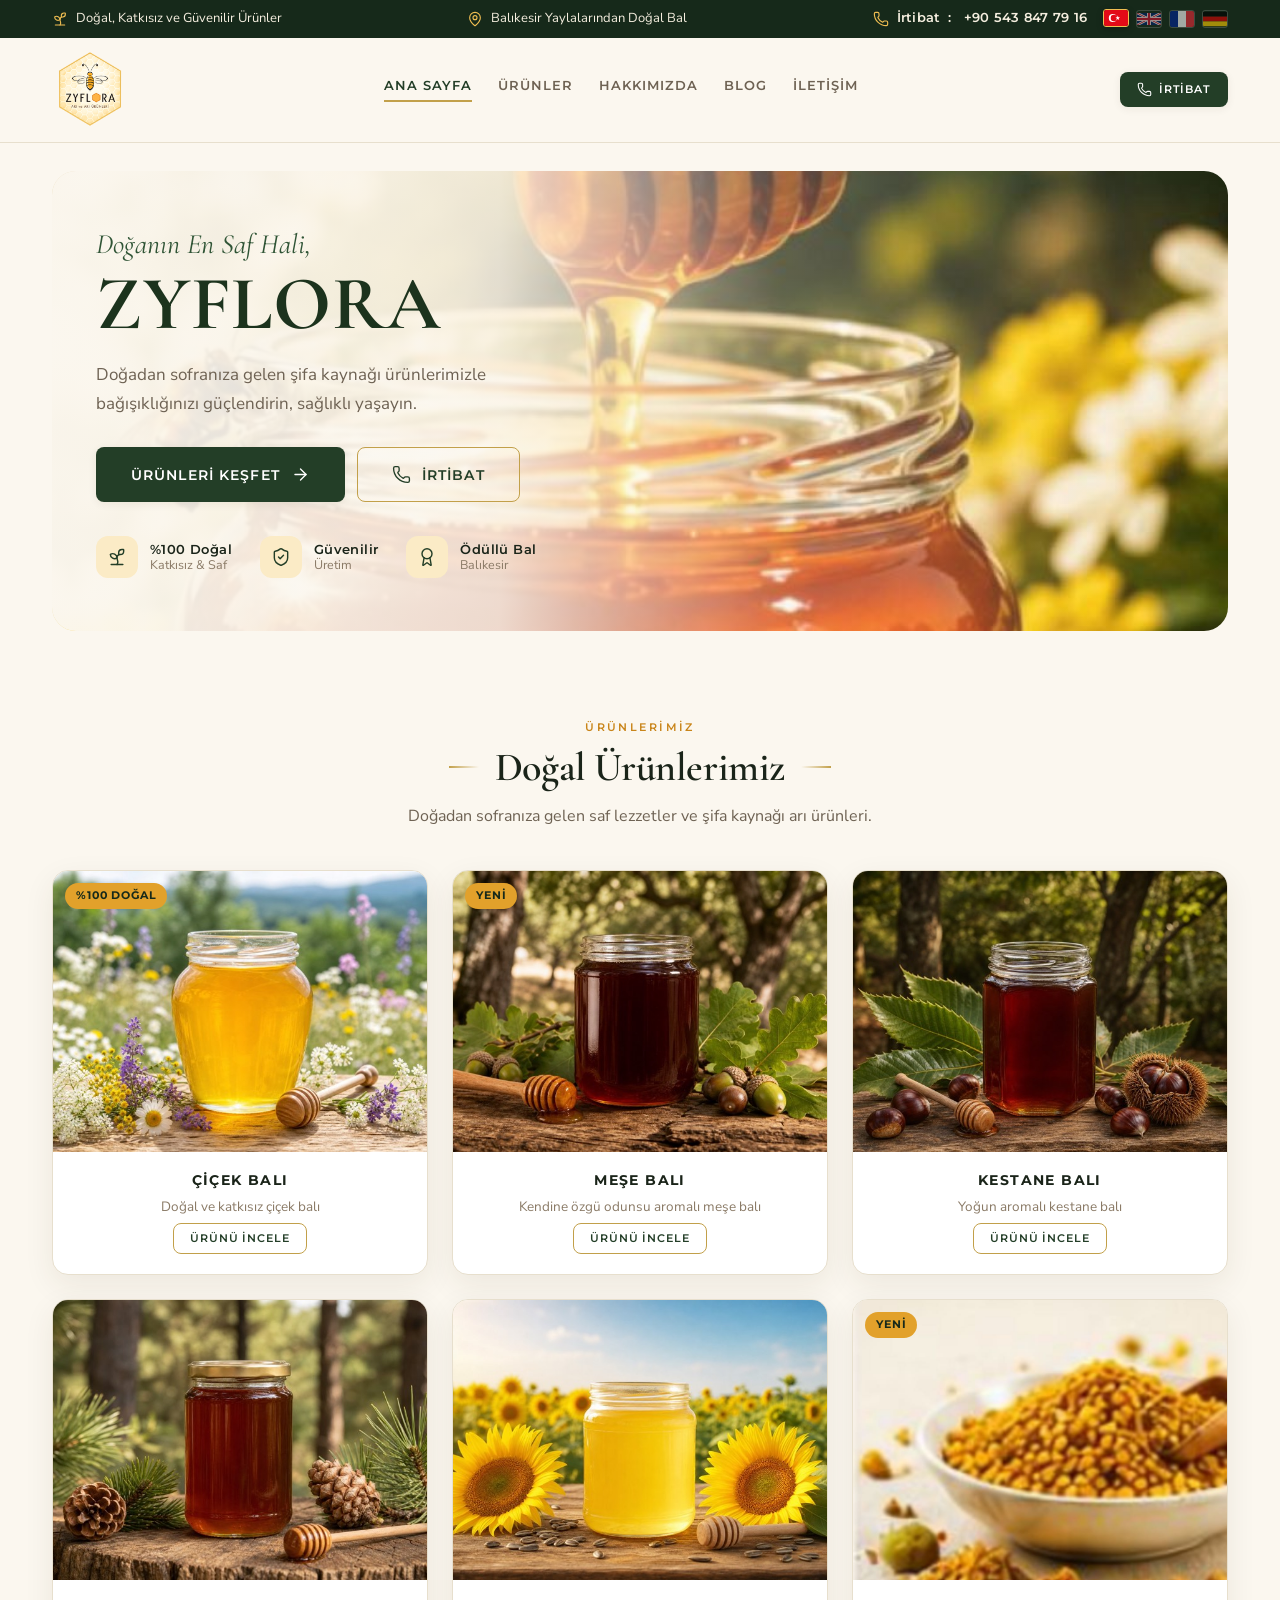
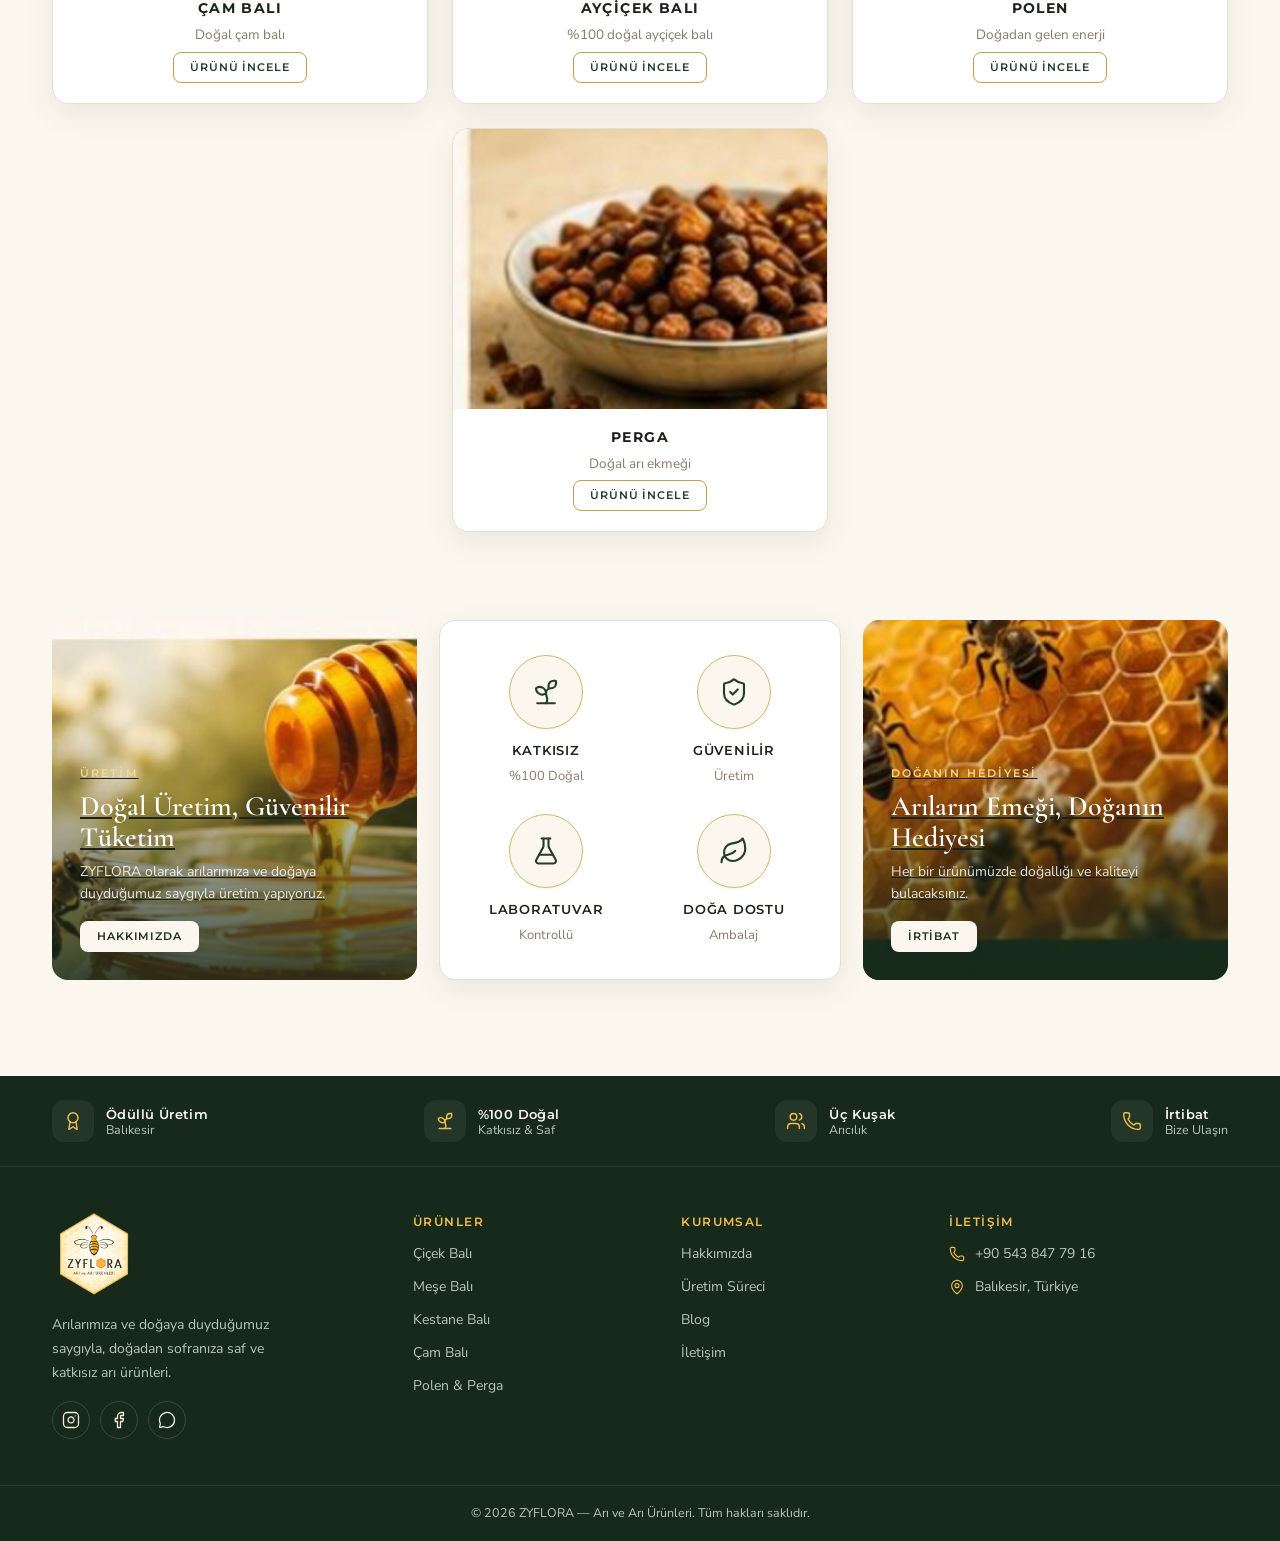
<file: index.html>
<!DOCTYPE html>
<html lang="tr">
<head>
  <meta charset="UTF-8" />
  <meta name="viewport" content="width=device-width, initial-scale=1.0" />
  <title>ZYFLORA — Arı ve Arı Ürünleri</title>
  <meta name="description" content="ZYFLORA — Balıkesir yaylalarından doğal, katkısız ve ödüllü bal ve arı ürünleri. Üç kuşak arıcılık geleneği." />
  <meta name="theme-color" content="#16291A" />
  <link rel="canonical" href="index.html" />
  <link rel="icon" type="image/png" sizes="64x64" href="assets/logo/favicon.png" />
  <link rel="apple-touch-icon" href="assets/logo/apple-touch-icon.png" />

  <!-- Open Graph / sosyal paylaşım önizlemesi (WhatsApp, Facebook, X, vb.) -->
  <meta property="og:type" content="website" />
  <meta property="og:site_name" content="ZYFLORA" />
  <meta property="og:locale" content="tr_TR" />
  <meta property="og:title" content="ZYFLORA — Arı ve Arı Ürünleri" />
  <meta property="og:description" content="Balıkesir yaylalarından doğal, katkısız ve ödüllü bal ve arı ürünleri." />
  <meta property="og:image" content="assets/img/og-image.jpg" />
  <meta property="og:image:width" content="1200" />
  <meta property="og:image:height" content="630" />
  <meta name="twitter:card" content="summary_large_image" />
  <meta name="twitter:title" content="ZYFLORA — Arı ve Arı Ürünleri" />
  <meta name="twitter:description" content="Balıkesir yaylalarından doğal, katkısız ve ödüllü bal ve arı ürünleri." />
  <meta name="twitter:image" content="assets/img/og-image.jpg" />
  <link rel="preconnect" href="https://fonts.googleapis.com" />
  <link rel="preconnect" href="https://fonts.gstatic.com" crossorigin />
  <link href="https://fonts.googleapis.com/css2?family=Cormorant+Garamond:ital,wght@0,400;0,500;0,600;0,700;1,400;1,600&family=Montserrat:wght@500;600;700&family=Nunito+Sans:wght@400;600;700&display=swap" rel="stylesheet" />
  <link rel="stylesheet" href="assets/css/styles.css?v=20260725-4" />
</head>
<body>

  <!-- ===== Inline icon sprite (Lucide, ISC) ===== -->
  <svg aria-hidden="true" focusable="false" style="position:absolute;width:0;height:0;overflow:hidden" xmlns="http://www.w3.org/2000/svg">
    <symbol id="i-arrow-right" viewBox="0 0 24 24"><path d="M5 12h14"/><path d="m12 5 7 7-7 7"/></symbol>
    <symbol id="i-arrow-left" viewBox="0 0 24 24"><path d="m12 19-7-7 7-7"/><path d="M19 12H5"/></symbol>
    <symbol id="i-phone" viewBox="0 0 24 24"><path d="M13.832 16.568a1 1 0 0 0 1.213-.303l.355-.465A2 2 0 0 1 17 15h3a2 2 0 0 1 2 2v3a2 2 0 0 1-2 2A18 18 0 0 1 2 4a2 2 0 0 1 2-2h3a2 2 0 0 1 2 2v3a2 2 0 0 1-.8 1.6l-.468.351a1 1 0 0 0-.292 1.233 14 14 0 0 0 6.392 6.384"/></symbol>
    <symbol id="i-sprout" viewBox="0 0 24 24"><path d="M14 9.536V7a4 4 0 0 1 4-4h1.5a.5.5 0 0 1 .5.5V5a4 4 0 0 1-4 4 4 4 0 0 0-4 4c0 2 1 3 1 5a5 5 0 0 1-1 3"/><path d="M4 9a5 5 0 0 1 8 4 5 5 0 0 1-8-4"/><path d="M5 21h14"/></symbol>
    <symbol id="i-shield-check" viewBox="0 0 24 24"><path d="M20 13c0 5-3.5 7.5-7.66 8.95a1 1 0 0 1-.67-.01C7.5 20.5 4 18 4 13V6a1 1 0 0 1 1-1c2 0 4.5-1.2 6.24-2.72a1.17 1.17 0 0 1 1.52 0C14.51 3.81 17 5 19 5a1 1 0 0 1 1 1z"/><path d="m9 12 2 2 4-4"/></symbol>
    <symbol id="i-award" viewBox="0 0 24 24"><path d="m15.477 12.89 1.515 8.526a.5.5 0 0 1-.81.47l-3.58-2.687a1 1 0 0 0-1.197 0l-3.586 2.686a.5.5 0 0 1-.81-.469l1.514-8.526"/><circle cx="12" cy="8" r="6"/></symbol>
    <symbol id="i-flask-conical" viewBox="0 0 24 24"><path d="M14 2v6a2 2 0 0 0 .245.96l5.51 10.08A2 2 0 0 1 18 22H6a2 2 0 0 1-1.755-2.96l5.51-10.08A2 2 0 0 0 10 8V2"/><path d="M6.453 15h11.094"/><path d="M8.5 2h7"/></symbol>
    <symbol id="i-leaf" viewBox="0 0 24 24"><path d="M11 20A7 7 0 0 1 9.8 6.1C15.5 5 17 4.48 19 2c1 2 2 4.18 2 8 0 5.5-4.78 10-10 10Z"/><path d="M2 21c0-3 1.85-5.36 5.08-6C9.5 14.52 12 13 13 12"/></symbol>
    <symbol id="i-map-pin" viewBox="0 0 24 24"><path d="M20 10c0 4.993-5.539 10.193-7.399 11.799a1 1 0 0 1-1.202 0C9.539 20.193 4 14.993 4 10a8 8 0 0 1 16 0"/><circle cx="12" cy="10" r="3"/></symbol>
    <symbol id="i-chevron-down" viewBox="0 0 24 24"><path d="m6 9 6 6 6-6"/></symbol>
    <symbol id="i-x" viewBox="0 0 24 24"><path d="M18 6 6 18"/><path d="m6 6 12 12"/></symbol>
    <symbol id="i-message-circle" viewBox="0 0 24 24"><path d="M2.992 16.342a2 2 0 0 1 .094 1.167l-1.065 3.29a1 1 0 0 0 1.236 1.168l3.413-.998a2 2 0 0 1 1.099.092 10 10 0 1 0-4.777-4.719"/></symbol>
    <symbol id="i-instagram" viewBox="0 0 24 24"><rect width="20" height="20" x="2" y="2" rx="5" ry="5"/><path d="M16 11.37A4 4 0 1 1 12.63 8 4 4 0 0 1 16 11.37z"/><line x1="17.5" x2="17.51" y1="6.5" y2="6.5"/></symbol>
    <symbol id="i-facebook" viewBox="0 0 24 24"><path d="M18 2h-3a5 5 0 0 0-5 5v3H7v4h3v8h4v-8h3l1-4h-4V7a1 1 0 0 1 1-1h3z"/></symbol>
    <symbol id="i-users" viewBox="0 0 24 24"><path d="M16 21v-2a4 4 0 0 0-4-4H6a4 4 0 0 0-4 4v2"/><path d="M16 3.128a4 4 0 0 1 0 7.744"/><path d="M22 21v-2a4 4 0 0 0-3-3.87"/><circle cx="9" cy="7" r="4"/></symbol>
    <symbol id="i-calendar" viewBox="0 0 24 24"><path d="M8 2v4"/><path d="M16 2v4"/><rect width="18" height="18" x="3" y="4" rx="2"/><path d="M3 10h18"/></symbol>
  </svg>

  <!-- ===== Top utility bar ===== -->
  <div class="zy-topbar">
    <div class="zy-top">
      <div class="zy-top-item zy-top-hide">
        <svg class="icon"><use href="#i-sprout"/></svg>
        <span data-i18n="top_promo1">Doğal, Katkısız ve Güvenilir Ürünler</span>
      </div>
      <div class="zy-top-item zy-top-hide">
        <svg class="icon"><use href="#i-map-pin"/></svg>
        <span data-i18n="top_promo2">Balıkesir Yaylalarından Doğal Bal</span>
      </div>
      <div class="zy-top-right">
        <a class="zy-top-tel" data-tel href="tel:+905438477916">
          <svg class="icon"><use href="#i-phone"/></svg>
          <span data-i18n="top_whatsapp">İrtibat</span>:&nbsp;<span data-phone-display>+90 543 847 79 16</span>
        </a>
        <div class="zy-lang"></div>
      </div>
    </div>
  </div>

  <!-- ===== Header ===== -->
  <header class="zy-header">
    <div class="zy-header-inner">
      <a class="zy-logo-link" href="index.html" aria-label="ZYFLORA">
        <img src="assets/logo/zyflora-badge-256.png" width="256" height="256" decoding="async" alt="ZYFLORA — Arı ve Arı Ürünleri" />
      </a>
      <nav class="zy-nav" aria-label="Ana menü">
        <a href="index.html" class="is-active" data-i18n="nav_home">Ana Sayfa</a>
        <a href="index.html#urunler" data-i18n="nav_products">Ürünler</a>
        <a href="hakkimizda.html" data-i18n="nav_about">Hakkımızda</a>
        <a href="blog.html" data-i18n="nav_blog">Blog</a>
        <a href="index.html#iletisim" data-i18n="nav_contact">İletişim</a>
      </nav>
      <div class="zy-header-actions">
        <a class="btn btn--primary btn--sm" href="index.html#iletisim">
          <svg class="icon"><use href="#i-phone"/></svg>
          <span data-i18n="btn_order">İrtibat</span>
        </a>
        <button class="zy-burger" type="button" aria-label="Menü" aria-expanded="false">
          <svg class="icon"><use href="#i-chevron-down"/></svg>
        </button>
      </div>
    </div>
  </header>

  <main>
    <!-- ===== Hero ===== -->
    <section class="zy-hero">
      <div class="zy-hero-frame">
        <img src="assets/img/hero-honey.jpg" width="1000" height="544" fetchpriority="high" decoding="async" alt="Kavanozdan süzülen altın renkli doğal bal" />
        <div class="zy-hero-overlay"></div>
        <div class="zy-hero-content">
          <p class="zy-hero-eyebrow" data-i18n="hero_eyebrow">Doğanın En Saf Hali,</p>
          <h1 class="zy-hero-title">ZYFLORA</h1>
          <p class="zy-hero-body" data-i18n="hero_body">Doğadan sofranıza gelen şifa kaynağı ürünlerimizle bağışıklığınızı güçlendirin, sağlıklı yaşayın.</p>
          <div class="zy-hero-cta">
            <a class="btn btn--primary btn--lg" href="#urunler">
              <span data-i18n="hero_cta1">Ürünleri Keşfet</span>
              <svg class="icon"><use href="#i-arrow-right"/></svg>
            </a>
            <a class="btn btn--outline btn--lg" href="#iletisim">
              <svg class="icon"><use href="#i-phone"/></svg>
              <span data-i18n="hero_cta2">İrtibat</span>
            </a>
          </div>
          <div class="zy-hero-trust">
            <div class="zy-trust">
              <span class="zy-trust-ic"><svg class="icon"><use href="#i-sprout"/></svg></span>
              <span class="zy-trust-txt">
                <span class="zy-trust-t" data-i18n="tc_natural_t">%100 Doğal</span>
                <span class="zy-trust-s" data-i18n="tc_natural_s">Katkısız &amp; Saf</span>
              </span>
            </div>
            <div class="zy-trust">
              <span class="zy-trust-ic"><svg class="icon"><use href="#i-shield-check"/></svg></span>
              <span class="zy-trust-txt">
                <span class="zy-trust-t" data-i18n="tc_reliable_t">Güvenilir</span>
                <span class="zy-trust-s" data-i18n="tc_reliable_s">Üretim</span>
              </span>
            </div>
            <div class="zy-trust">
              <span class="zy-trust-ic"><svg class="icon"><use href="#i-award"/></svg></span>
              <span class="zy-trust-txt">
                <span class="zy-trust-t" data-i18n="tc_shipping_t">Ödüllü Bal</span>
                <span class="zy-trust-s" data-i18n="tc_shipping_s">Balıkesir</span>
              </span>
            </div>
          </div>
        </div>
      </div>
    </section>

    <!-- ===== Products ===== -->
    <section id="urunler" class="zy-section" style="scroll-margin-top:80px">
      <div class="zy-heading">
        <span class="eyebrow" data-i18n="sec_products_eyebrow">Ürünlerimiz</span>
        <div class="zy-heading-row">
          <span class="zy-sprig zy-sprig--flip" aria-hidden="true"></span>
          <h2 data-i18n="sec_products_title">Doğal Ürünlerimiz</h2>
          <span class="zy-sprig" aria-hidden="true"></span>
        </div>
        <p class="sub" data-i18n="sec_products_sub">Doğadan sofranıza gelen saf lezzetler ve şifa kaynağı arı ürünleri.</p>
      </div>
      <div class="zy-grid-3">
        <!-- cicek -->
        <article class="zy-product">
          <div class="zy-product-media">
            <img src="assets/img/urun-cicek-v2.jpg" srcset="assets/img/urun-cicek-v2-600.jpg 600w, assets/img/urun-cicek-v2.jpg 1000w" sizes="(max-width: 760px) calc(100vw - 40px), 384px" width="1000" height="750" loading="lazy" decoding="async" data-i18n-alt="p_cicek" alt="Çiçek Balı" />
            <span class="zy-badge" data-i18n="badge_natural">%100 Doğal</span>
          </div>
          <div class="zy-product-body">
            <h3 data-i18n="p_cicek">Çiçek Balı</h3>
            <p data-i18n="p_cicek_s">Doğal ve katkısız çiçek balı</p>
            <button class="btn btn--outline btn--sm" type="button" data-contact="cicek" data-i18n="btn_view">Ürünü İncele</button>
          </div>
        </article>
        <!-- mese -->
        <article class="zy-product">
          <div class="zy-product-media">
            <img src="assets/img/urun-mese-v2.jpg" srcset="assets/img/urun-mese-v2-600.jpg 600w, assets/img/urun-mese-v2.jpg 1000w" sizes="(max-width: 760px) calc(100vw - 40px), 384px" width="1000" height="750" loading="lazy" decoding="async" data-i18n-alt="p_mese" alt="Meşe Balı" />
            <span class="zy-badge" data-i18n="badge_new">Yeni</span>
          </div>
          <div class="zy-product-body">
            <h3 data-i18n="p_mese">Meşe Balı</h3>
            <p data-i18n="p_mese_s">Kendine özgü odunsu aromalı meşe balı</p>
            <button class="btn btn--outline btn--sm" type="button" data-contact="mese" data-i18n="btn_view">Ürünü İncele</button>
          </div>
        </article>
        <!-- kestane -->
        <article class="zy-product">
          <div class="zy-product-media">
            <img src="assets/img/urun-kestane-v2.jpg" srcset="assets/img/urun-kestane-v2-600.jpg 600w, assets/img/urun-kestane-v2.jpg 1000w" sizes="(max-width: 760px) calc(100vw - 40px), 384px" width="1000" height="750" loading="lazy" decoding="async" data-i18n-alt="p_kestane" alt="Kestane Balı" />
          </div>
          <div class="zy-product-body">
            <h3 data-i18n="p_kestane">Kestane Balı</h3>
            <p data-i18n="p_kestane_s">Yoğun aromalı kestane balı</p>
            <button class="btn btn--outline btn--sm" type="button" data-contact="kestane" data-i18n="btn_view">Ürünü İncele</button>
          </div>
        </article>
        <!-- cam -->
        <article class="zy-product">
          <div class="zy-product-media">
            <img src="assets/img/urun-cam-v2.jpg" srcset="assets/img/urun-cam-v2-600.jpg 600w, assets/img/urun-cam-v2.jpg 1000w" sizes="(max-width: 760px) calc(100vw - 40px), 384px" width="1000" height="750" loading="lazy" decoding="async" data-i18n-alt="p_cam" alt="Çam Balı" />
          </div>
          <div class="zy-product-body">
            <h3 data-i18n="p_cam">Çam Balı</h3>
            <p data-i18n="p_cam_s">Doğal çam balı</p>
            <button class="btn btn--outline btn--sm" type="button" data-contact="cam" data-i18n="btn_view">Ürünü İncele</button>
          </div>
        </article>
        <!-- aycicek -->
        <article class="zy-product">
          <div class="zy-product-media">
            <img src="assets/img/urun-aycicek-v2.jpg" srcset="assets/img/urun-aycicek-v2-600.jpg 600w, assets/img/urun-aycicek-v2.jpg 1000w" sizes="(max-width: 760px) calc(100vw - 40px), 384px" width="1000" height="750" loading="lazy" decoding="async" data-i18n-alt="p_aycicek" alt="Ayçiçek Balı" />
          </div>
          <div class="zy-product-body">
            <h3 data-i18n="p_aycicek">Ayçiçek Balı</h3>
            <p data-i18n="p_aycicek_s">%100 doğal ayçiçek balı</p>
            <button class="btn btn--outline btn--sm" type="button" data-contact="aycicek" data-i18n="btn_view">Ürünü İncele</button>
          </div>
        </article>
        <!-- polen -->
        <article class="zy-product">
          <div class="zy-product-media">
            <img class="zy-img--right-focus" src="assets/img/urun-polen.jpg" width="1000" height="750" loading="lazy" decoding="async" data-i18n-alt="p_polen" alt="Polen" />
            <span class="zy-badge" data-i18n="badge_new">Yeni</span>
          </div>
          <div class="zy-product-body">
            <h3 data-i18n="p_polen">Polen</h3>
            <p data-i18n="p_polen_s">Doğadan gelen enerji</p>
            <button class="btn btn--outline btn--sm" type="button" data-contact="polen" data-i18n="btn_view">Ürünü İncele</button>
          </div>
        </article>
        <!-- perga -->
        <article class="zy-product zy-product--last">
          <div class="zy-product-media">
            <img class="zy-img--right-focus" src="assets/img/urun-perga.jpg" width="1000" height="750" loading="lazy" decoding="async" data-i18n-alt="p_perga" alt="Perga" />
          </div>
          <div class="zy-product-body">
            <h3 data-i18n="p_perga">Perga</h3>
            <p data-i18n="p_perga_s">Doğal arı ekmeği</p>
            <button class="btn btn--outline btn--sm" type="button" data-contact="perga" data-i18n="btn_view">Ürünü İncele</button>
          </div>
        </article>
      </div>
    </section>

    <!-- ===== Feature section ===== -->
    <section class="zy-section">
      <div class="zy-feature-grid">
        <!-- photo card 1 -->
        <a class="zy-photo-card" href="hakkimizda.html">
          <img src="assets/img/dogal-uretim.jpg" width="1000" height="449" loading="lazy" decoding="async" alt="ZYFLORA'nın doğal ve katkısız bal üretimi" />
          <span class="scrim"></span>
          <div class="content">
            <p class="eyebrow" data-i18n="f1_eyebrow">Üretim</p>
            <h3 data-i18n="f1_title">Doğal Üretim, Güvenilir Tüketim</h3>
            <p data-i18n="f1_body">ZYFLORA olarak arılarımıza ve doğaya duyduğumuz saygıyla üretim yapıyoruz.</p>
            <span class="btn btn--light btn--sm" data-i18n="f1_cta">Hakkımızda</span>
          </div>
        </a>
        <!-- feature panel -->
        <div class="zy-feature-panel">
          <div class="zy-feature">
            <span class="zy-feature-ic"><svg class="icon"><use href="#i-sprout"/></svg></span>
            <div class="zy-feature-t" data-i18n="fi_add_t">Katkısız</div>
            <div class="zy-feature-s" data-i18n="fi_add_s">%100 Doğal</div>
          </div>
          <div class="zy-feature">
            <span class="zy-feature-ic"><svg class="icon"><use href="#i-shield-check"/></svg></span>
            <div class="zy-feature-t" data-i18n="fi_rel_t">Güvenilir</div>
            <div class="zy-feature-s" data-i18n="fi_rel_s">Üretim</div>
          </div>
          <div class="zy-feature">
            <span class="zy-feature-ic"><svg class="icon"><use href="#i-flask-conical"/></svg></span>
            <div class="zy-feature-t" data-i18n="fi_lab_t">Laboratuvar</div>
            <div class="zy-feature-s" data-i18n="fi_lab_s">Kontrollü</div>
          </div>
          <div class="zy-feature">
            <span class="zy-feature-ic"><svg class="icon"><use href="#i-leaf"/></svg></span>
            <div class="zy-feature-t" data-i18n="fi_eco_t">Doğa Dostu</div>
            <div class="zy-feature-s" data-i18n="fi_eco_s">Ambalaj</div>
          </div>
        </div>
        <!-- photo card 2 -->
        <a class="zy-photo-card" href="#iletisim">
          <img src="assets/img/aricilik.jpg" width="1000" height="633" loading="lazy" decoding="async" alt="Kazdağları'nda arıcılık ve petekteki bal arıları" />
          <span class="scrim"></span>
          <div class="content">
            <p class="eyebrow" data-i18n="f2_eyebrow">Doğanın Hediyesi</p>
            <h3 data-i18n="f2_title">Arıların Emeği, Doğanın Hediyesi</h3>
            <p data-i18n="f2_body">Her bir ürünümüzde doğallığı ve kaliteyi bulacaksınız.</p>
            <span class="btn btn--light btn--sm" data-i18n="f2_cta">İrtibat</span>
          </div>
        </a>
      </div>
    </section>

    <div class="zy-spacer"></div>
  </main>

  <!-- ===== Footer ===== -->
  <footer class="zy-footer">
    <div class="zy-footer-trust">
      <div class="zy-footer-trust-inner">
        <div class="zy-trust zy-trust--dark">
          <span class="zy-trust-ic"><svg class="icon"><use href="#i-award"/></svg></span>
          <span class="zy-trust-txt">
            <span class="zy-trust-t" data-i18n="ft_ship_t">Ödüllü Üretim</span>
            <span class="zy-trust-s" data-i18n="ft_ship_s">Balıkesir</span>
          </span>
        </div>
        <div class="zy-trust zy-trust--dark">
          <span class="zy-trust-ic"><svg class="icon"><use href="#i-sprout"/></svg></span>
          <span class="zy-trust-txt">
            <span class="zy-trust-t" data-i18n="tc_natural_t">%100 Doğal</span>
            <span class="zy-trust-s" data-i18n="tc_natural_s">Katkısız &amp; Saf</span>
          </span>
        </div>
        <div class="zy-trust zy-trust--dark">
          <span class="zy-trust-ic"><svg class="icon"><use href="#i-users"/></svg></span>
          <span class="zy-trust-txt">
            <span class="zy-trust-t" data-i18n="ft_return_t">Üç Kuşak</span>
            <span class="zy-trust-s" data-i18n="ft_return_s">Arıcılık</span>
          </span>
        </div>
        <div class="zy-trust zy-trust--dark">
          <span class="zy-trust-ic"><svg class="icon"><use href="#i-phone"/></svg></span>
          <span class="zy-trust-txt">
            <span class="zy-trust-t" data-i18n="ft_support_t">İrtibat</span>
            <span class="zy-trust-s" data-i18n="ft_support_s">Bize Ulaşın</span>
          </span>
        </div>
      </div>
    </div>

    <div class="zy-footer-grid">
      <div class="zy-footer-brand">
        <img src="assets/logo/zyflora-badge-256.png" width="256" height="256" loading="lazy" decoding="async" alt="ZYFLORA" />
        <p data-i18n="brand_tagline">Arılarımıza ve doğaya duyduğumuz saygıyla, doğadan sofranıza saf ve katkısız arı ürünleri.</p>
        <div class="zy-social">
          <a href="https://www.instagram.com/" data-social="instagram" aria-label="Instagram"><svg class="icon"><use href="#i-instagram"/></svg></a>
          <a href="https://www.facebook.com/" data-social="facebook" aria-label="Facebook"><svg class="icon"><use href="#i-facebook"/></svg></a>
          <a href="https://wa.me/905438477916" data-wa-generic aria-label="WhatsApp"><svg class="icon"><use href="#i-message-circle"/></svg></a>
        </div>
      </div>

      <div class="zy-footer-col">
        <h4 data-i18n="ft_col_products">Ürünler</h4>
        <a href="index.html#urunler" data-i18n="p_cicek">Çiçek Balı</a>
        <a href="index.html#urunler" data-i18n="p_mese">Meşe Balı</a>
        <a href="index.html#urunler" data-i18n="p_kestane">Kestane Balı</a>
        <a href="index.html#urunler" data-i18n="p_cam">Çam Balı</a>
        <a href="index.html#urunler" data-i18n="ft_p4">Polen &amp; Perga</a>
      </div>

      <div class="zy-footer-col">
        <h4 data-i18n="ft_col_corp">Kurumsal</h4>
        <a href="hakkimizda.html" data-i18n="nav_about">Hakkımızda</a>
        <a href="hakkimizda.html" data-i18n="corp_process">Üretim Süreci</a>
        <a href="blog.html" data-i18n="nav_blog">Blog</a>
        <a href="index.html#iletisim" data-i18n="nav_contact">İletişim</a>
      </div>

      <div class="zy-footer-col zy-footer-contact" id="iletisim">
        <h4 data-i18n="ft_col_contact">İletişim</h4>
        <div class="row">
          <svg class="icon"><use href="#i-phone"/></svg>
          <a data-tel data-phone-display href="tel:+905438477916">+90 543 847 79 16</a>
        </div>
        <div class="row">
          <svg class="icon"><use href="#i-map-pin"/></svg>
          <span data-i18n="ft_address">Balıkesir, Türkiye</span>
        </div>
      </div>
    </div>

    <div class="zy-footer-bottom">
      <div class="zy-footer-bottom-inner" data-i18n="ft_copyright">© 2026 ZYFLORA — Arı ve Arı Ürünleri. Tüm hakları saklıdır.</div>
    </div>
  </footer>

  <!-- ===== Contact modal ===== -->
  <div class="zy-modal-overlay" id="zy-modal" role="dialog" aria-modal="true" aria-labelledby="zy-modal-title" hidden>
    <div class="zy-modal">
      <div class="zy-modal-img"></div>
      <button class="zy-modal-close" type="button" aria-label="Kapat" data-i18n-aria="aria_close">
        <svg class="icon"><use href="#i-x"/></svg>
      </button>
      <div class="zy-modal-body">
        <span class="zy-modal-eyebrow" data-i18n="modal_eyebrow">İrtibat</span>
        <h3 class="zy-modal-title" id="zy-modal-title">İrtibat</h3>
        <p class="zy-modal-text" data-i18n="modal_body">Ürünlerimiz hakkında bilgi almak için bizimle iletişime geçin. Telefon veya WhatsApp üzerinden size memnuniyetle yardımcı oluruz.</p>
        <a class="zy-modal-tel" data-tel href="tel:+905438477916">
          <svg class="icon"><use href="#i-phone"/></svg>
          <span class="stack">
            <span class="label" data-i18n="modal_line">İrtibat</span>
            <span class="num" data-phone-display>+90 543 847 79 16</span>
          </span>
        </a>
        <a class="btn btn--whatsapp btn--block zy-modal-wa" href="https://wa.me/905438477916" target="_blank" rel="noopener">
          <svg class="icon"><use href="#i-message-circle"/></svg>
          <span data-i18n="modal_whatsapp">WhatsApp'tan Yaz</span>
        </a>
      </div>
    </div>
  </div>

  <script src="assets/js/site.js?v=20260725-5"></script>
</body>
</html>
</file>
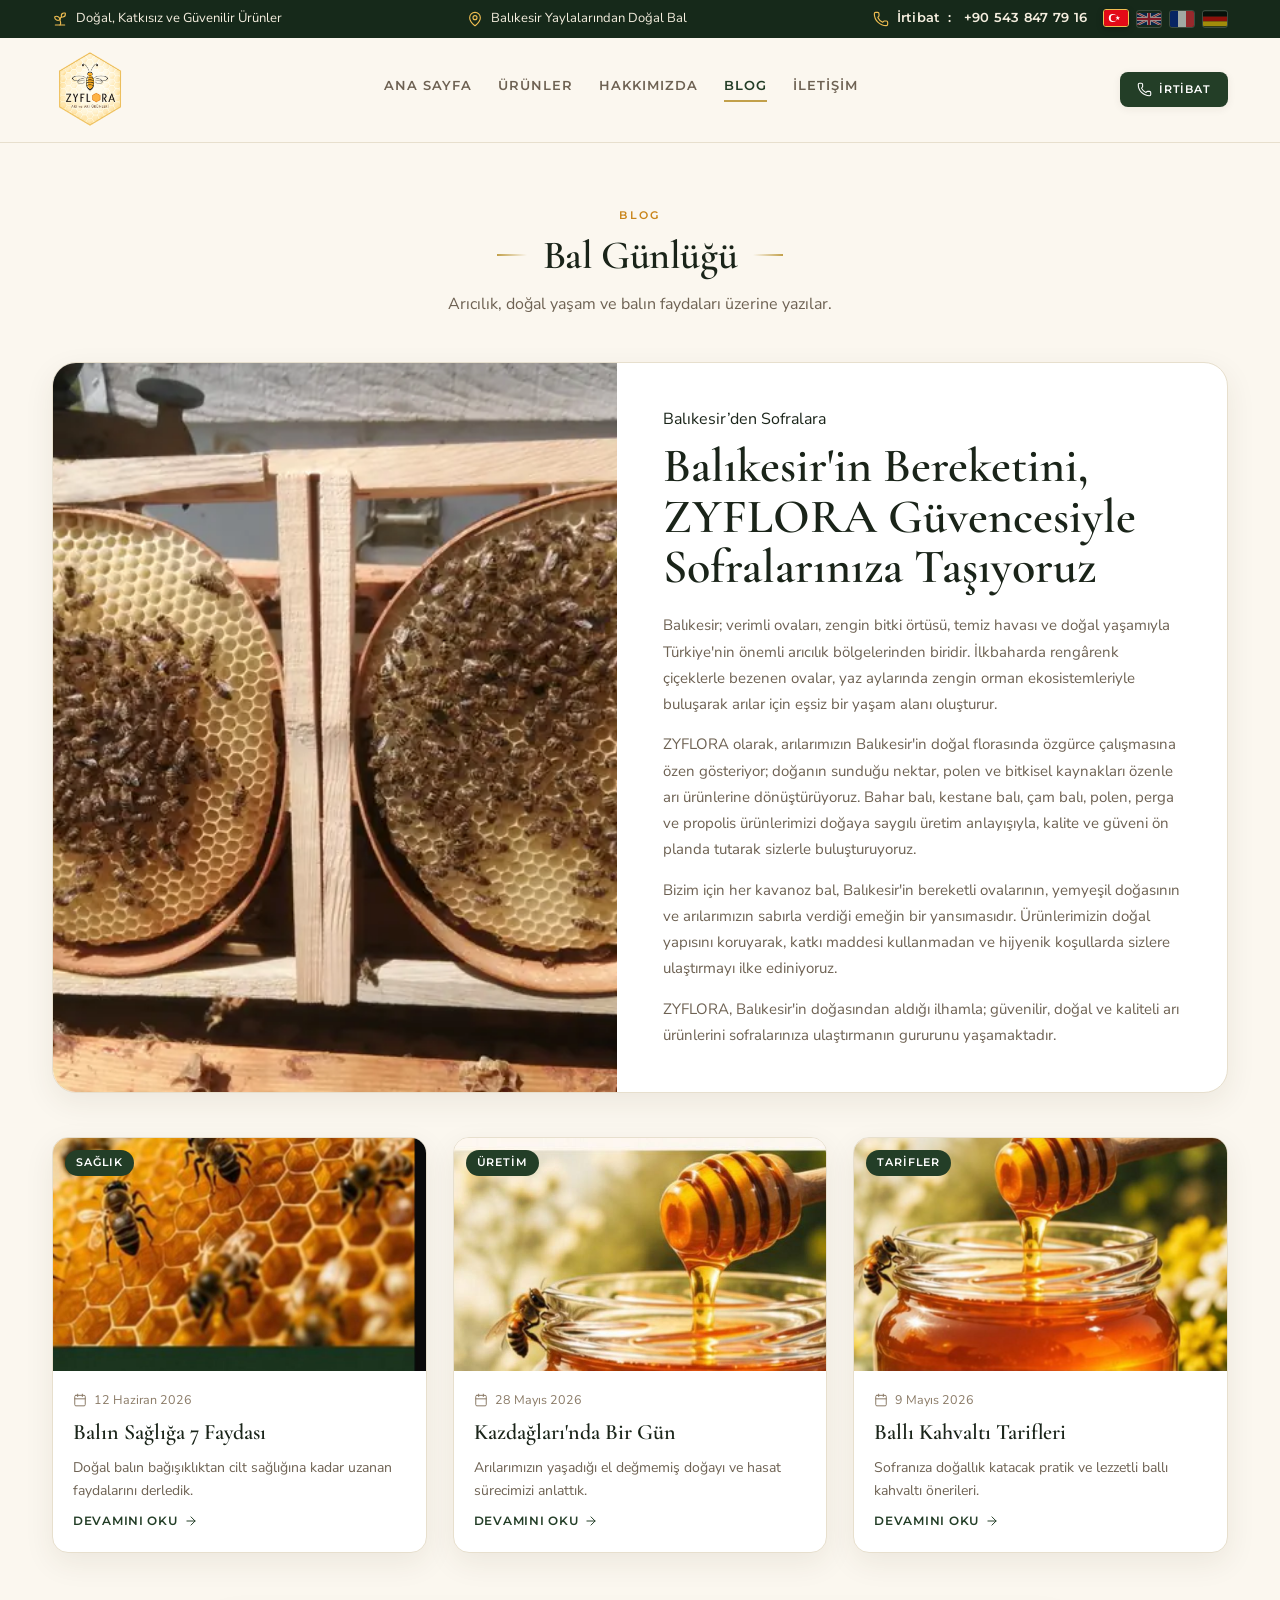
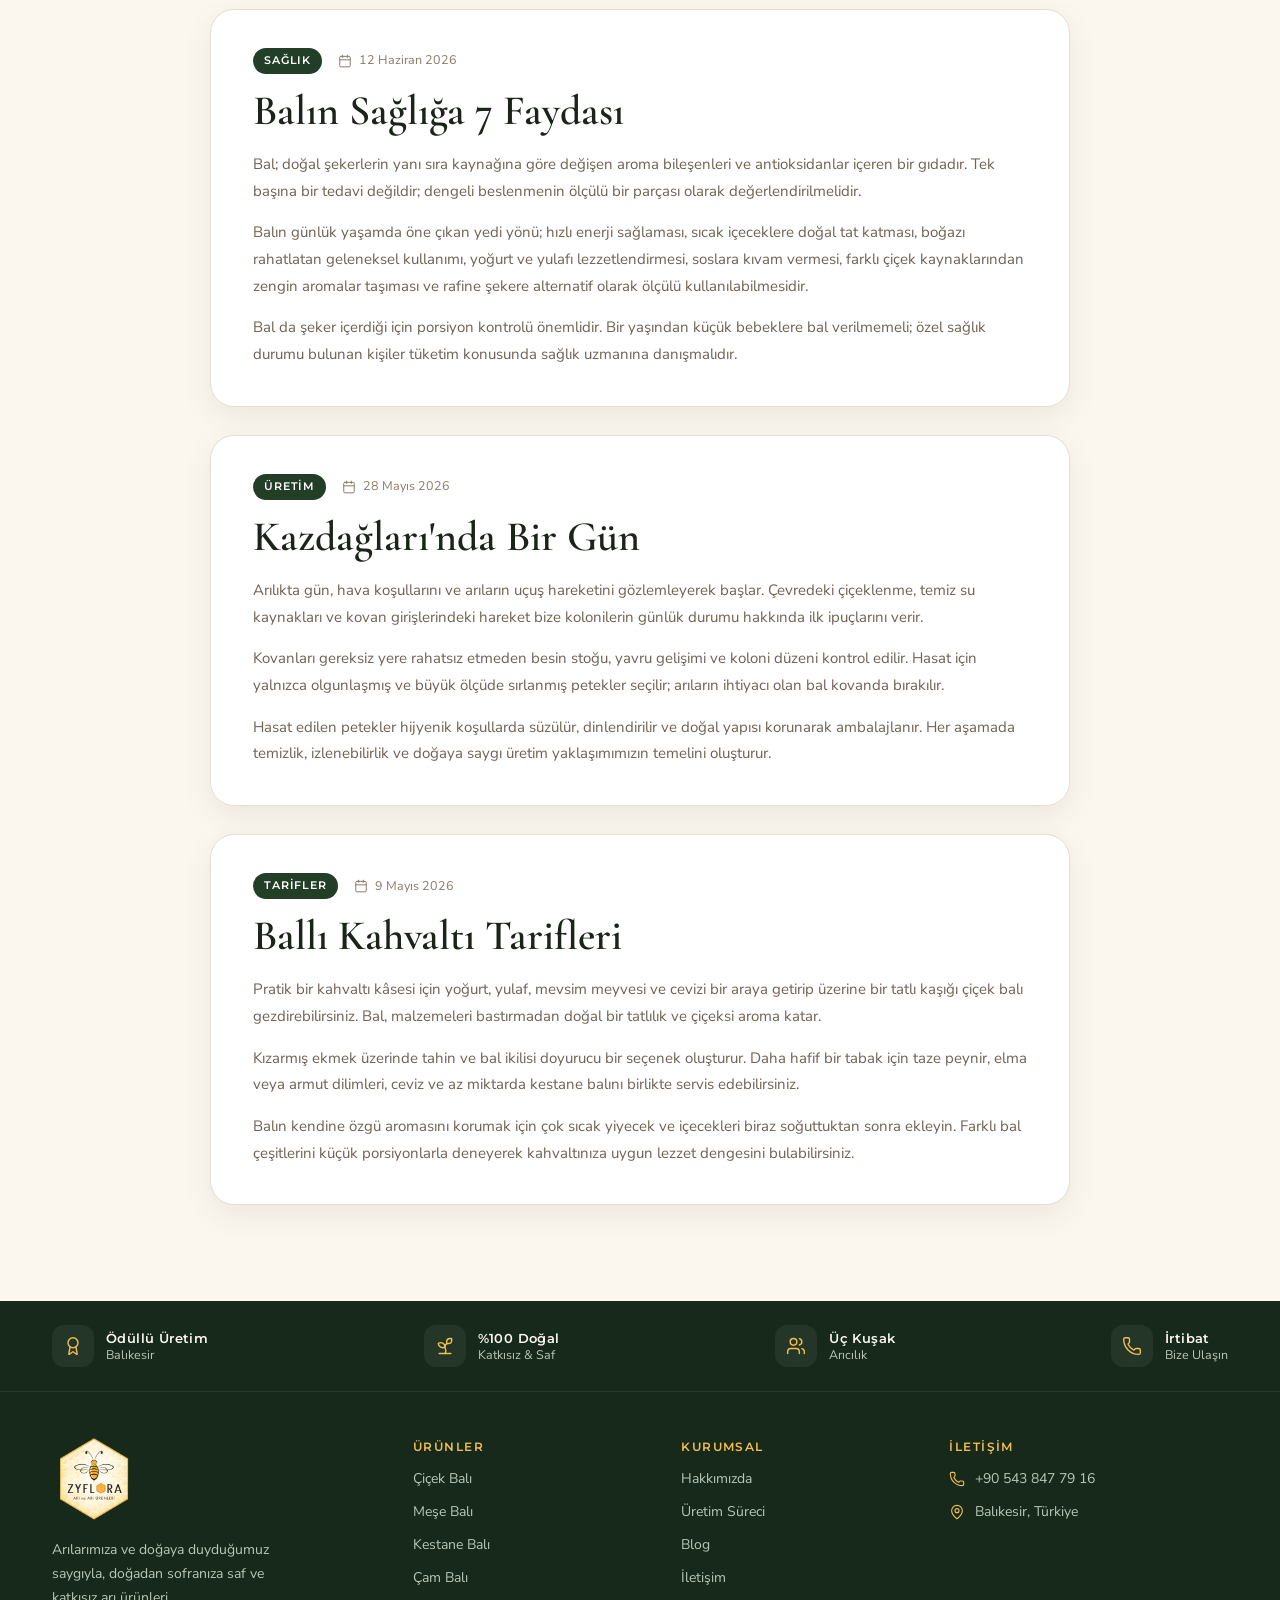
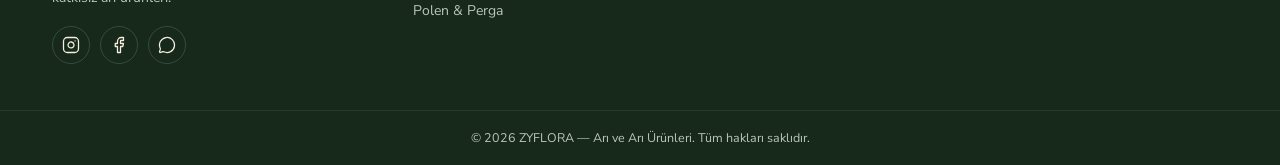
<file: blog.html>
<!DOCTYPE html>
<html lang="tr">
<head>
  <meta charset="UTF-8" />
  <meta name="viewport" content="width=device-width, initial-scale=1.0" />
  <title>Blog — ZYFLORA</title>
  <meta name="description" content="ZYFLORA Bal Günlüğü — arıcılık, doğal yaşam ve balın faydaları üzerine yazılar." />
  <meta name="theme-color" content="#16291A" />
  <link rel="canonical" href="blog.html" />
  <link rel="icon" type="image/png" sizes="64x64" href="assets/logo/favicon.png" />
  <link rel="apple-touch-icon" href="assets/logo/apple-touch-icon.png" />

  <!-- Open Graph / sosyal paylaşım önizlemesi (WhatsApp, Facebook, X, vb.) -->
  <meta property="og:type" content="website" />
  <meta property="og:site_name" content="ZYFLORA" />
  <meta property="og:locale" content="tr_TR" />
  <meta property="og:title" content="Blog — ZYFLORA Bal Günlüğü" />
  <meta property="og:description" content="Arıcılık, doğal yaşam ve balın faydaları üzerine yazılar." />
  <meta property="og:image" content="assets/img/og-image.jpg" />
  <meta property="og:image:width" content="1200" />
  <meta property="og:image:height" content="630" />
  <meta name="twitter:card" content="summary_large_image" />
  <meta name="twitter:title" content="Blog — ZYFLORA Bal Günlüğü" />
  <meta name="twitter:description" content="Arıcılık, doğal yaşam ve balın faydaları üzerine yazılar." />
  <meta name="twitter:image" content="assets/img/og-image.jpg" />
  <link rel="preconnect" href="https://fonts.googleapis.com" />
  <link rel="preconnect" href="https://fonts.gstatic.com" crossorigin />
  <link href="https://fonts.googleapis.com/css2?family=Cormorant+Garamond:ital,wght@0,400;0,500;0,600;0,700;1,400;1,600&family=Montserrat:wght@500;600;700&family=Nunito+Sans:wght@400;600;700&display=swap" rel="stylesheet" />
  <link rel="stylesheet" href="assets/css/styles.css?v=20260725-4" />
</head>
<body>

  <!-- ===== Inline icon sprite (Lucide, ISC) ===== -->
  <svg aria-hidden="true" focusable="false" style="position:absolute;width:0;height:0;overflow:hidden" xmlns="http://www.w3.org/2000/svg">
    <symbol id="i-arrow-right" viewBox="0 0 24 24"><path d="M5 12h14"/><path d="m12 5 7 7-7 7"/></symbol>
    <symbol id="i-arrow-left" viewBox="0 0 24 24"><path d="m12 19-7-7 7-7"/><path d="M19 12H5"/></symbol>
    <symbol id="i-phone" viewBox="0 0 24 24"><path d="M13.832 16.568a1 1 0 0 0 1.213-.303l.355-.465A2 2 0 0 1 17 15h3a2 2 0 0 1 2 2v3a2 2 0 0 1-2 2A18 18 0 0 1 2 4a2 2 0 0 1 2-2h3a2 2 0 0 1 2 2v3a2 2 0 0 1-.8 1.6l-.468.351a1 1 0 0 0-.292 1.233 14 14 0 0 0 6.392 6.384"/></symbol>
    <symbol id="i-sprout" viewBox="0 0 24 24"><path d="M14 9.536V7a4 4 0 0 1 4-4h1.5a.5.5 0 0 1 .5.5V5a4 4 0 0 1-4 4 4 4 0 0 0-4 4c0 2 1 3 1 5a5 5 0 0 1-1 3"/><path d="M4 9a5 5 0 0 1 8 4 5 5 0 0 1-8-4"/><path d="M5 21h14"/></symbol>
    <symbol id="i-shield-check" viewBox="0 0 24 24"><path d="M20 13c0 5-3.5 7.5-7.66 8.95a1 1 0 0 1-.67-.01C7.5 20.5 4 18 4 13V6a1 1 0 0 1 1-1c2 0 4.5-1.2 6.24-2.72a1.17 1.17 0 0 1 1.52 0C14.51 3.81 17 5 19 5a1 1 0 0 1 1 1z"/><path d="m9 12 2 2 4-4"/></symbol>
    <symbol id="i-award" viewBox="0 0 24 24"><path d="m15.477 12.89 1.515 8.526a.5.5 0 0 1-.81.47l-3.58-2.687a1 1 0 0 0-1.197 0l-3.586 2.686a.5.5 0 0 1-.81-.469l1.514-8.526"/><circle cx="12" cy="8" r="6"/></symbol>
    <symbol id="i-flask-conical" viewBox="0 0 24 24"><path d="M14 2v6a2 2 0 0 0 .245.96l5.51 10.08A2 2 0 0 1 18 22H6a2 2 0 0 1-1.755-2.96l5.51-10.08A2 2 0 0 0 10 8V2"/><path d="M6.453 15h11.094"/><path d="M8.5 2h7"/></symbol>
    <symbol id="i-leaf" viewBox="0 0 24 24"><path d="M11 20A7 7 0 0 1 9.8 6.1C15.5 5 17 4.48 19 2c1 2 2 4.18 2 8 0 5.5-4.78 10-10 10Z"/><path d="M2 21c0-3 1.85-5.36 5.08-6C9.5 14.52 12 13 13 12"/></symbol>
    <symbol id="i-map-pin" viewBox="0 0 24 24"><path d="M20 10c0 4.993-5.539 10.193-7.399 11.799a1 1 0 0 1-1.202 0C9.539 20.193 4 14.993 4 10a8 8 0 0 1 16 0"/><circle cx="12" cy="10" r="3"/></symbol>
    <symbol id="i-chevron-down" viewBox="0 0 24 24"><path d="m6 9 6 6 6-6"/></symbol>
    <symbol id="i-x" viewBox="0 0 24 24"><path d="M18 6 6 18"/><path d="m6 6 12 12"/></symbol>
    <symbol id="i-message-circle" viewBox="0 0 24 24"><path d="M2.992 16.342a2 2 0 0 1 .094 1.167l-1.065 3.29a1 1 0 0 0 1.236 1.168l3.413-.998a2 2 0 0 1 1.099.092 10 10 0 1 0-4.777-4.719"/></symbol>
    <symbol id="i-instagram" viewBox="0 0 24 24"><rect width="20" height="20" x="2" y="2" rx="5" ry="5"/><path d="M16 11.37A4 4 0 1 1 12.63 8 4 4 0 0 1 16 11.37z"/><line x1="17.5" x2="17.51" y1="6.5" y2="6.5"/></symbol>
    <symbol id="i-facebook" viewBox="0 0 24 24"><path d="M18 2h-3a5 5 0 0 0-5 5v3H7v4h3v8h4v-8h3l1-4h-4V7a1 1 0 0 1 1-1h3z"/></symbol>
    <symbol id="i-users" viewBox="0 0 24 24"><path d="M16 21v-2a4 4 0 0 0-4-4H6a4 4 0 0 0-4 4v2"/><path d="M16 3.128a4 4 0 0 1 0 7.744"/><path d="M22 21v-2a4 4 0 0 0-3-3.87"/><circle cx="9" cy="7" r="4"/></symbol>
    <symbol id="i-calendar" viewBox="0 0 24 24"><path d="M8 2v4"/><path d="M16 2v4"/><rect width="18" height="18" x="3" y="4" rx="2"/><path d="M3 10h18"/></symbol>
  </svg>

  <!-- ===== Top utility bar ===== -->
  <div class="zy-topbar">
    <div class="zy-top">
      <div class="zy-top-item zy-top-hide">
        <svg class="icon"><use href="#i-sprout"/></svg>
        <span data-i18n="top_promo1">Doğal, Katkısız ve Güvenilir Ürünler</span>
      </div>
      <div class="zy-top-item zy-top-hide">
        <svg class="icon"><use href="#i-map-pin"/></svg>
        <span data-i18n="top_promo2">Balıkesir Yaylalarından Doğal Bal</span>
      </div>
      <div class="zy-top-right">
        <a class="zy-top-tel" data-tel href="tel:+905438477916">
          <svg class="icon"><use href="#i-phone"/></svg>
          <span data-i18n="top_whatsapp">İrtibat</span>:&nbsp;<span data-phone-display>+90 543 847 79 16</span>
        </a>
        <div class="zy-lang"></div>
      </div>
    </div>
  </div>

  <!-- ===== Header ===== -->
  <header class="zy-header">
    <div class="zy-header-inner">
      <a class="zy-logo-link" href="index.html" aria-label="ZYFLORA">
        <img src="assets/logo/zyflora-badge-256.png" width="256" height="256" decoding="async" alt="ZYFLORA — Arı ve Arı Ürünleri" />
      </a>
      <nav class="zy-nav" aria-label="Ana menü">
        <a href="index.html" data-i18n="nav_home">Ana Sayfa</a>
        <a href="index.html#urunler" data-i18n="nav_products">Ürünler</a>
        <a href="hakkimizda.html" data-i18n="nav_about">Hakkımızda</a>
        <a href="blog.html" class="is-active" data-i18n="nav_blog">Blog</a>
        <a href="index.html#iletisim" data-i18n="nav_contact">İletişim</a>
      </nav>
      <div class="zy-header-actions">
        <a class="btn btn--primary btn--sm" href="index.html#iletisim">
          <svg class="icon"><use href="#i-phone"/></svg>
          <span data-i18n="btn_order">İrtibat</span>
        </a>
        <button class="zy-burger" type="button" aria-label="Menü" aria-expanded="false">
          <svg class="icon"><use href="#i-chevron-down"/></svg>
        </button>
      </div>
    </div>
  </header>

  <main>
    <!-- ===== Blog ===== -->
    <section class="zy-section" style="padding-top:64px">
      <div class="zy-heading">
        <span class="eyebrow" data-i18n="bl_eyebrow">Blog</span>
        <div class="zy-heading-row">
          <span class="zy-sprig zy-sprig--flip" aria-hidden="true"></span>
          <h2 data-i18n="bl_title">Bal Günlüğü</h2>
          <span class="zy-sprig" aria-hidden="true"></span>
        </div>
        <p class="sub" data-i18n="bl_sub">Arıcılık, doğal yaşam ve balın faydaları üzerine yazılar.</p>
      </div>

      <article class="zy-blog-feature">
        <div class="zy-blog-feature-media">
          <picture>
            <source
              type="image/webp"
              srcset="assets/img/blog-balikesir-aricilik-720.webp 720w, assets/img/blog-balikesir-aricilik-1200.webp 1200w"
              sizes="(max-width: 1080px) 100vw, 48vw"
            />
            <img
              src="assets/img/blog-balikesir-aricilik-1200.jpg"
              width="1200"
              height="900"
              loading="lazy"
              decoding="async"
              data-i18n-alt="blog_feature_image_alt"
              alt="Bal peteği üzerinde çalışan arılar"
            />
          </picture>
        </div>
        <div class="zy-blog-feature-body">
          <span class="eyebrow" data-i18n="blog_feature_eyebrow">Balıkesir’den Sofralara</span>
          <h2 data-i18n="blog_feature_title">Balıkesir'in Bereketini, ZYFLORA Güvencesiyle Sofralarınıza Taşıyoruz</h2>
          <p data-i18n="blog_feature_p1">Balıkesir; verimli ovaları, zengin bitki örtüsü, temiz havası ve doğal yaşamıyla Türkiye'nin önemli arıcılık bölgelerinden biridir. İlkbaharda rengârenk çiçeklerle bezenen ovalar, yaz aylarında zengin orman ekosistemleriyle buluşarak arılar için eşsiz bir yaşam alanı oluşturur.</p>
          <p data-i18n="blog_feature_p2">ZYFLORA olarak, arılarımızın Balıkesir'in doğal florasında özgürce çalışmasına özen gösteriyor; doğanın sunduğu nektar, polen ve bitkisel kaynakları özenle arı ürünlerine dönüştürüyoruz. Bahar balı, kestane balı, çam balı, polen, perga ve propolis ürünlerimizi doğaya saygılı üretim anlayışıyla, kalite ve güveni ön planda tutarak sizlerle buluşturuyoruz.</p>
          <p data-i18n="blog_feature_p3">Bizim için her kavanoz bal, Balıkesir'in bereketli ovalarının, yemyeşil doğasının ve arılarımızın sabırla verdiği emeğin bir yansımasıdır. Ürünlerimizin doğal yapısını koruyarak, katkı maddesi kullanmadan ve hijyenik koşullarda sizlere ulaştırmayı ilke ediniyoruz.</p>
          <p data-i18n="blog_feature_p4">ZYFLORA, Balıkesir'in doğasından aldığı ilhamla; güvenilir, doğal ve kaliteli arı ürünlerini sofralarınıza ulaştırmanın gururunu yaşamaktadır.</p>
        </div>
      </article>

      <div class="zy-blog-grid" id="blog-yazilari">
        <!-- post 1 -->
        <a class="zy-blog-card" href="#balin-sagliga-faydalari">
          <div class="zy-blog-media">
            <img src="assets/img/aricilik.jpg" width="1000" height="633" loading="lazy" decoding="async" alt="Petek üzerinde bal arıları" />
            <span class="zy-blog-cat" data-i18n="post1_cat">Sağlık</span>
          </div>
          <div class="zy-blog-body">
            <div class="zy-blog-meta">
              <svg class="icon"><use href="#i-calendar"/></svg>
              <span data-i18n="post1_date">12 Haziran 2026</span>
            </div>
            <h3 data-i18n="post1_title">Balın Sağlığa 7 Faydası</h3>
            <p data-i18n="post1_excerpt">Doğal balın bağışıklıktan cilt sağlığına kadar uzanan faydalarını derledik.</p>
            <span class="zy-blog-more">
              <span data-i18n="bl_readmore">Devamını Oku</span>
              <svg class="icon"><use href="#i-arrow-right"/></svg>
            </span>
          </div>
        </a>
        <!-- post 2 -->
        <a class="zy-blog-card" href="#kazdaglarinda-bir-gun">
          <div class="zy-blog-media">
            <img src="assets/img/dogal-uretim.jpg" width="1000" height="449" loading="lazy" decoding="async" alt="Kazdağları'nda doğal bal üretimi" />
            <span class="zy-blog-cat" data-i18n="post2_cat">Üretim</span>
          </div>
          <div class="zy-blog-body">
            <div class="zy-blog-meta">
              <svg class="icon"><use href="#i-calendar"/></svg>
              <span data-i18n="post2_date">28 Mayıs 2026</span>
            </div>
            <h3 data-i18n="post2_title">Kazdağları'nda Bir Gün</h3>
            <p data-i18n="post2_excerpt">Arılarımızın yaşadığı el değmemiş doğayı ve hasat sürecimizi anlattık.</p>
            <span class="zy-blog-more">
              <span data-i18n="bl_readmore">Devamını Oku</span>
              <svg class="icon"><use href="#i-arrow-right"/></svg>
            </span>
          </div>
        </a>
        <!-- post 3 -->
        <a class="zy-blog-card" href="#balli-kahvalti-tarifleri">
          <div class="zy-blog-media">
            <img src="assets/img/hero-honey.jpg" width="1000" height="544" loading="lazy" decoding="async" alt="Bal kavanozu ve ballı kahvaltı sofrası" />
            <span class="zy-blog-cat" data-i18n="post3_cat">Tarifler</span>
          </div>
          <div class="zy-blog-body">
            <div class="zy-blog-meta">
              <svg class="icon"><use href="#i-calendar"/></svg>
              <span data-i18n="post3_date">9 Mayıs 2026</span>
            </div>
            <h3 data-i18n="post3_title">Ballı Kahvaltı Tarifleri</h3>
            <p data-i18n="post3_excerpt">Sofranıza doğallık katacak pratik ve lezzetli ballı kahvaltı önerileri.</p>
            <span class="zy-blog-more">
              <span data-i18n="bl_readmore">Devamını Oku</span>
              <svg class="icon"><use href="#i-arrow-right"/></svg>
            </span>
          </div>
        </a>
      </div>

      <div class="zy-blog-articles">
        <article class="zy-blog-article" id="balin-sagliga-faydalari">
          <div class="zy-blog-article-head">
            <span class="zy-blog-cat" data-i18n="post1_cat">Sağlık</span>
            <div class="zy-blog-meta">
              <svg class="icon"><use href="#i-calendar"/></svg>
              <span data-i18n="post1_date">12 Haziran 2026</span>
            </div>
          </div>
          <h2 data-i18n="post1_title">Balın Sağlığa 7 Faydası</h2>
          <p data-i18n="post1_p1">Bal; doğal şekerlerin yanı sıra kaynağına göre değişen aroma bileşenleri ve antioksidanlar içeren bir gıdadır. Tek başına bir tedavi değildir; dengeli beslenmenin ölçülü bir parçası olarak değerlendirilmelidir.</p>
          <p data-i18n="post1_p2">Balın günlük yaşamda öne çıkan yedi yönü; hızlı enerji sağlaması, sıcak içeceklere doğal tat katması, boğazı rahatlatan geleneksel kullanımı, yoğurt ve yulafı lezzetlendirmesi, soslara kıvam vermesi, farklı çiçek kaynaklarından zengin aromalar taşıması ve rafine şekere alternatif olarak ölçülü kullanılabilmesidir.</p>
          <p data-i18n="post1_p3">Bal da şeker içerdiği için porsiyon kontrolü önemlidir. Bir yaşından küçük bebeklere bal verilmemeli; özel sağlık durumu bulunan kişiler tüketim konusunda sağlık uzmanına danışmalıdır.</p>
        </article>

        <article class="zy-blog-article" id="kazdaglarinda-bir-gun">
          <div class="zy-blog-article-head">
            <span class="zy-blog-cat" data-i18n="post2_cat">Üretim</span>
            <div class="zy-blog-meta">
              <svg class="icon"><use href="#i-calendar"/></svg>
              <span data-i18n="post2_date">28 Mayıs 2026</span>
            </div>
          </div>
          <h2 data-i18n="post2_title">Kazdağları'nda Bir Gün</h2>
          <p data-i18n="post2_p1">Arılıkta gün, hava koşullarını ve arıların uçuş hareketini gözlemleyerek başlar. Çevredeki çiçeklenme, temiz su kaynakları ve kovan girişlerindeki hareket bize kolonilerin günlük durumu hakkında ilk ipuçlarını verir.</p>
          <p data-i18n="post2_p2">Kovanları gereksiz yere rahatsız etmeden besin stoğu, yavru gelişimi ve koloni düzeni kontrol edilir. Hasat için yalnızca olgunlaşmış ve büyük ölçüde sırlanmış petekler seçilir; arıların ihtiyacı olan bal kovanda bırakılır.</p>
          <p data-i18n="post2_p3">Hasat edilen petekler hijyenik koşullarda süzülür, dinlendirilir ve doğal yapısı korunarak ambalajlanır. Her aşamada temizlik, izlenebilirlik ve doğaya saygı üretim yaklaşımımızın temelini oluşturur.</p>
        </article>

        <article class="zy-blog-article" id="balli-kahvalti-tarifleri">
          <div class="zy-blog-article-head">
            <span class="zy-blog-cat" data-i18n="post3_cat">Tarifler</span>
            <div class="zy-blog-meta">
              <svg class="icon"><use href="#i-calendar"/></svg>
              <span data-i18n="post3_date">9 Mayıs 2026</span>
            </div>
          </div>
          <h2 data-i18n="post3_title">Ballı Kahvaltı Tarifleri</h2>
          <p data-i18n="post3_p1">Pratik bir kahvaltı kâsesi için yoğurt, yulaf, mevsim meyvesi ve cevizi bir araya getirip üzerine bir tatlı kaşığı çiçek balı gezdirebilirsiniz. Bal, malzemeleri bastırmadan doğal bir tatlılık ve çiçeksi aroma katar.</p>
          <p data-i18n="post3_p2">Kızarmış ekmek üzerinde tahin ve bal ikilisi doyurucu bir seçenek oluşturur. Daha hafif bir tabak için taze peynir, elma veya armut dilimleri, ceviz ve az miktarda kestane balını birlikte servis edebilirsiniz.</p>
          <p data-i18n="post3_p3">Balın kendine özgü aromasını korumak için çok sıcak yiyecek ve içecekleri biraz soğuttuktan sonra ekleyin. Farklı bal çeşitlerini küçük porsiyonlarla deneyerek kahvaltınıza uygun lezzet dengesini bulabilirsiniz.</p>
        </article>
      </div>
    </section>

    <div class="zy-spacer"></div>
  </main>

  <!-- ===== Footer ===== -->
  <footer class="zy-footer">
    <div class="zy-footer-trust">
      <div class="zy-footer-trust-inner">
        <div class="zy-trust zy-trust--dark">
          <span class="zy-trust-ic"><svg class="icon"><use href="#i-award"/></svg></span>
          <span class="zy-trust-txt">
            <span class="zy-trust-t" data-i18n="ft_ship_t">Ödüllü Üretim</span>
            <span class="zy-trust-s" data-i18n="ft_ship_s">Balıkesir</span>
          </span>
        </div>
        <div class="zy-trust zy-trust--dark">
          <span class="zy-trust-ic"><svg class="icon"><use href="#i-sprout"/></svg></span>
          <span class="zy-trust-txt">
            <span class="zy-trust-t" data-i18n="tc_natural_t">%100 Doğal</span>
            <span class="zy-trust-s" data-i18n="tc_natural_s">Katkısız &amp; Saf</span>
          </span>
        </div>
        <div class="zy-trust zy-trust--dark">
          <span class="zy-trust-ic"><svg class="icon"><use href="#i-users"/></svg></span>
          <span class="zy-trust-txt">
            <span class="zy-trust-t" data-i18n="ft_return_t">Üç Kuşak</span>
            <span class="zy-trust-s" data-i18n="ft_return_s">Arıcılık</span>
          </span>
        </div>
        <div class="zy-trust zy-trust--dark">
          <span class="zy-trust-ic"><svg class="icon"><use href="#i-phone"/></svg></span>
          <span class="zy-trust-txt">
            <span class="zy-trust-t" data-i18n="ft_support_t">İrtibat</span>
            <span class="zy-trust-s" data-i18n="ft_support_s">Bize Ulaşın</span>
          </span>
        </div>
      </div>
    </div>

    <div class="zy-footer-grid">
      <div class="zy-footer-brand">
        <img src="assets/logo/zyflora-badge-256.png" width="256" height="256" loading="lazy" decoding="async" alt="ZYFLORA" />
        <p data-i18n="brand_tagline">Arılarımıza ve doğaya duyduğumuz saygıyla, doğadan sofranıza saf ve katkısız arı ürünleri.</p>
        <div class="zy-social">
          <a href="https://www.instagram.com/" data-social="instagram" aria-label="Instagram"><svg class="icon"><use href="#i-instagram"/></svg></a>
          <a href="https://www.facebook.com/" data-social="facebook" aria-label="Facebook"><svg class="icon"><use href="#i-facebook"/></svg></a>
          <a href="https://wa.me/905438477916" data-wa-generic aria-label="WhatsApp"><svg class="icon"><use href="#i-message-circle"/></svg></a>
        </div>
      </div>

      <div class="zy-footer-col">
        <h4 data-i18n="ft_col_products">Ürünler</h4>
        <a href="index.html#urunler" data-i18n="p_cicek">Çiçek Balı</a>
        <a href="index.html#urunler" data-i18n="p_mese">Meşe Balı</a>
        <a href="index.html#urunler" data-i18n="p_kestane">Kestane Balı</a>
        <a href="index.html#urunler" data-i18n="p_cam">Çam Balı</a>
        <a href="index.html#urunler" data-i18n="ft_p4">Polen &amp; Perga</a>
      </div>

      <div class="zy-footer-col">
        <h4 data-i18n="ft_col_corp">Kurumsal</h4>
        <a href="hakkimizda.html" data-i18n="nav_about">Hakkımızda</a>
        <a href="hakkimizda.html" data-i18n="corp_process">Üretim Süreci</a>
        <a href="blog.html" data-i18n="nav_blog">Blog</a>
        <a href="index.html#iletisim" data-i18n="nav_contact">İletişim</a>
      </div>

      <div class="zy-footer-col zy-footer-contact">
        <h4 data-i18n="ft_col_contact">İletişim</h4>
        <div class="row">
          <svg class="icon"><use href="#i-phone"/></svg>
          <a data-tel data-phone-display href="tel:+905438477916">+90 543 847 79 16</a>
        </div>
        <div class="row">
          <svg class="icon"><use href="#i-map-pin"/></svg>
          <span data-i18n="ft_address">Balıkesir, Türkiye</span>
        </div>
      </div>
    </div>

    <div class="zy-footer-bottom">
      <div class="zy-footer-bottom-inner" data-i18n="ft_copyright">© 2026 ZYFLORA — Arı ve Arı Ürünleri. Tüm hakları saklıdır.</div>
    </div>
  </footer>

  <script src="assets/js/site.js?v=20260725-5"></script>
</body>
</html>
</file>
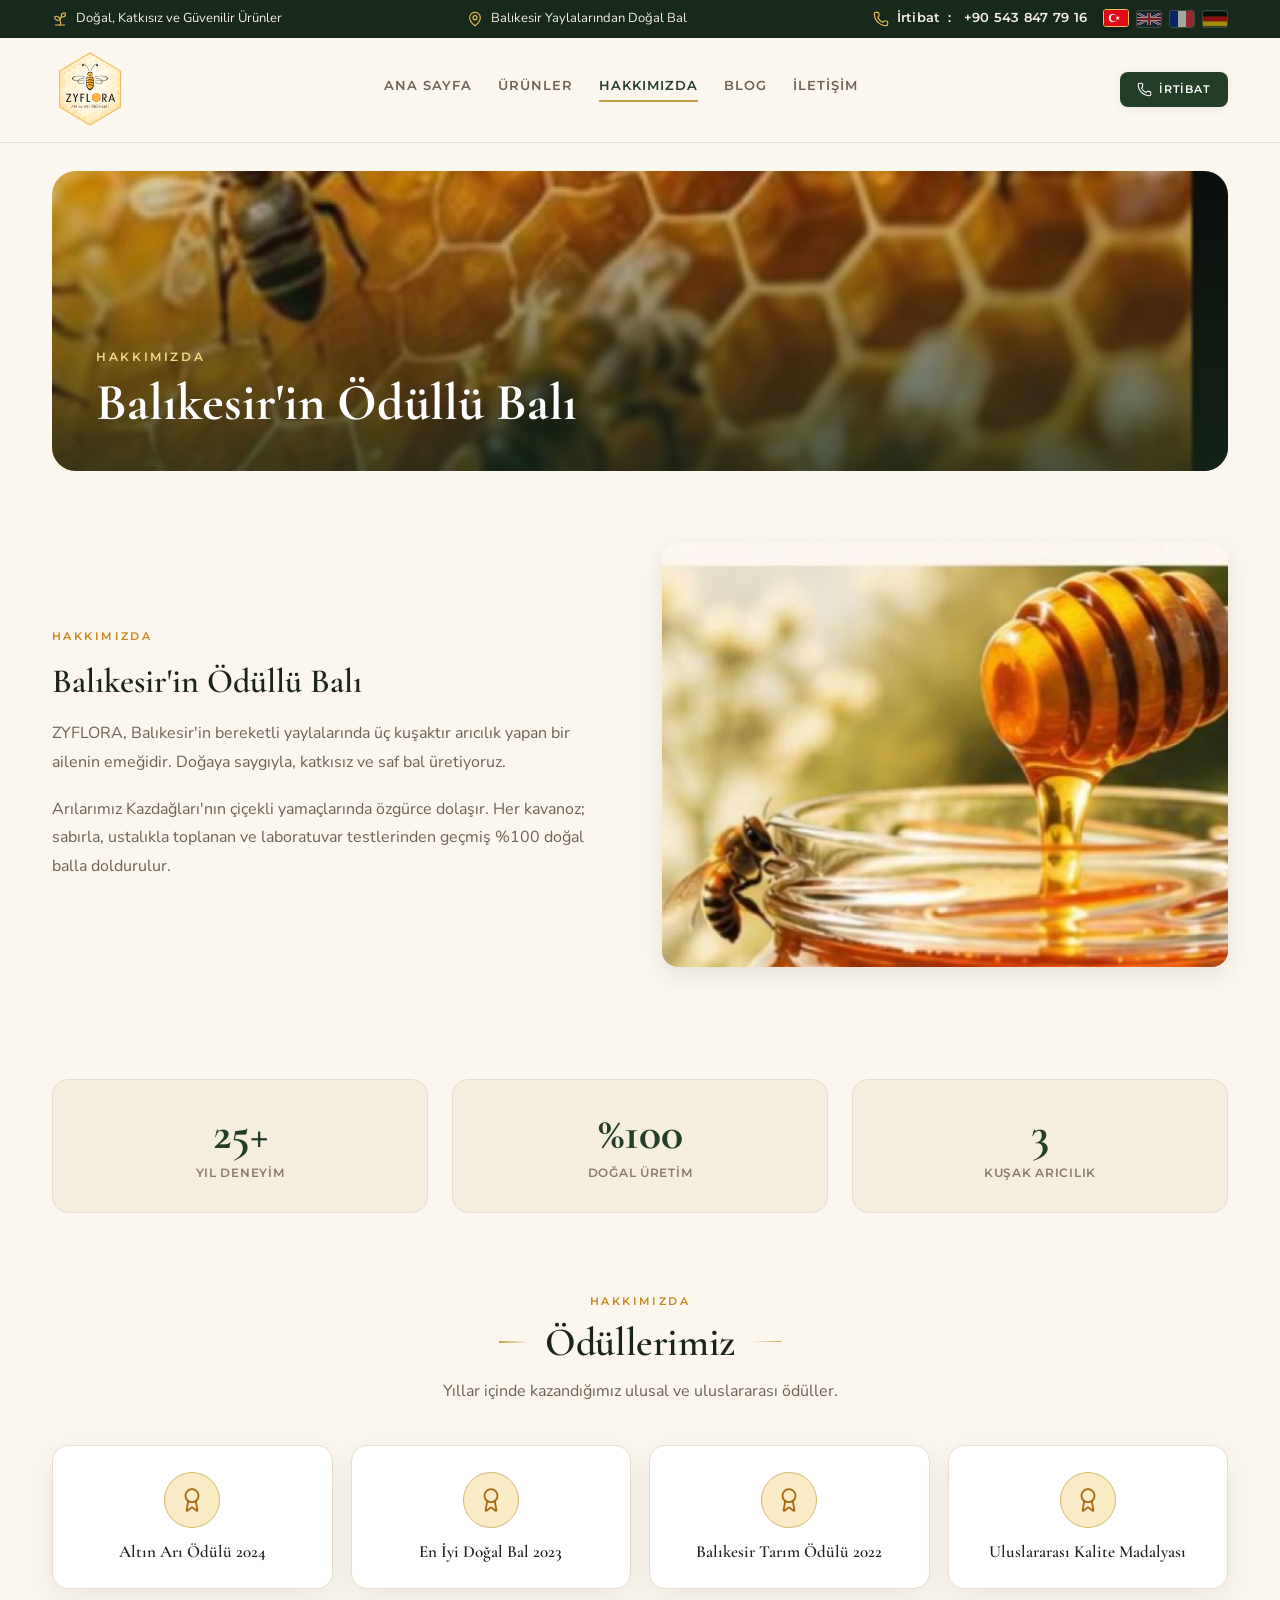
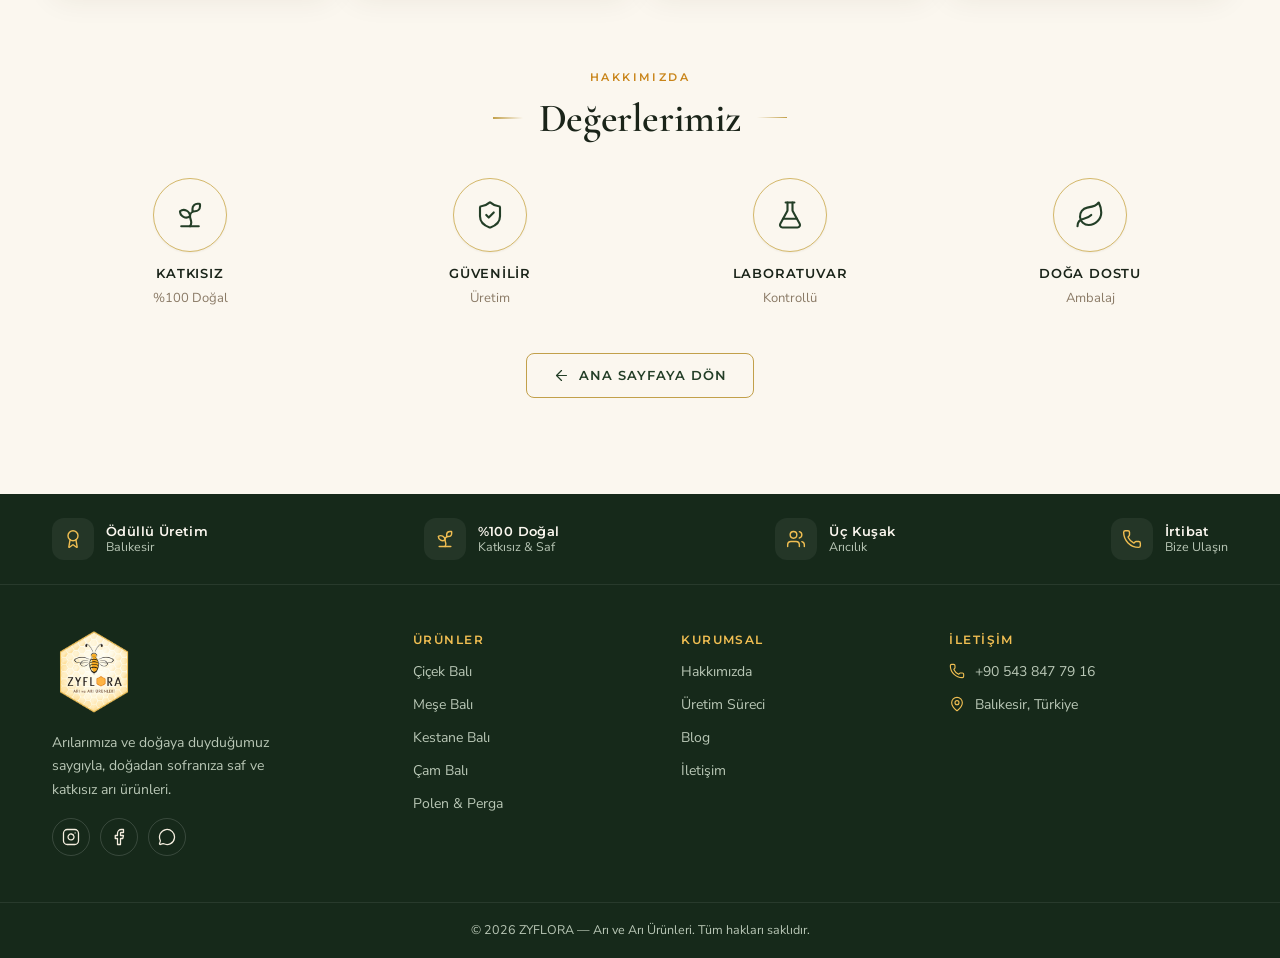
<file: hakkimizda.html>
<!DOCTYPE html>
<html lang="tr">
<head>
  <meta charset="UTF-8" />
  <meta name="viewport" content="width=device-width, initial-scale=1.0" />
  <title>Hakkımızda — ZYFLORA</title>
  <meta name="description" content="ZYFLORA — Balıkesir'in ödüllü balı. Üç kuşaktır süren arıcılık hikâyemiz, ödüllerimiz ve değerlerimiz." />
  <meta name="theme-color" content="#16291A" />
  <link rel="canonical" href="hakkimizda.html" />
  <link rel="icon" type="image/png" sizes="64x64" href="assets/logo/favicon.png" />
  <link rel="apple-touch-icon" href="assets/logo/apple-touch-icon.png" />

  <!-- Open Graph / sosyal paylaşım önizlemesi (WhatsApp, Facebook, X, vb.) -->
  <meta property="og:type" content="website" />
  <meta property="og:site_name" content="ZYFLORA" />
  <meta property="og:locale" content="tr_TR" />
  <meta property="og:title" content="Hakkımızda — ZYFLORA" />
  <meta property="og:description" content="Balıkesir'in ödüllü balı. Üç kuşaktır süren arıcılık hikâyemiz, ödüllerimiz ve değerlerimiz." />
  <meta property="og:image" content="assets/img/og-image.jpg" />
  <meta property="og:image:width" content="1200" />
  <meta property="og:image:height" content="630" />
  <meta name="twitter:card" content="summary_large_image" />
  <meta name="twitter:title" content="Hakkımızda — ZYFLORA" />
  <meta name="twitter:description" content="Balıkesir'in ödüllü balı. Üç kuşaktır süren arıcılık hikâyemiz, ödüllerimiz ve değerlerimiz." />
  <meta name="twitter:image" content="assets/img/og-image.jpg" />
  <link rel="preconnect" href="https://fonts.googleapis.com" />
  <link rel="preconnect" href="https://fonts.gstatic.com" crossorigin />
  <link href="https://fonts.googleapis.com/css2?family=Cormorant+Garamond:ital,wght@0,400;0,500;0,600;0,700;1,400;1,600&family=Montserrat:wght@500;600;700&family=Nunito+Sans:wght@400;600;700&display=swap" rel="stylesheet" />
  <link rel="stylesheet" href="assets/css/styles.css?v=20260725-4" />
</head>
<body>

  <!-- ===== Inline icon sprite (Lucide, ISC) ===== -->
  <svg aria-hidden="true" focusable="false" style="position:absolute;width:0;height:0;overflow:hidden" xmlns="http://www.w3.org/2000/svg">
    <symbol id="i-arrow-right" viewBox="0 0 24 24"><path d="M5 12h14"/><path d="m12 5 7 7-7 7"/></symbol>
    <symbol id="i-arrow-left" viewBox="0 0 24 24"><path d="m12 19-7-7 7-7"/><path d="M19 12H5"/></symbol>
    <symbol id="i-phone" viewBox="0 0 24 24"><path d="M13.832 16.568a1 1 0 0 0 1.213-.303l.355-.465A2 2 0 0 1 17 15h3a2 2 0 0 1 2 2v3a2 2 0 0 1-2 2A18 18 0 0 1 2 4a2 2 0 0 1 2-2h3a2 2 0 0 1 2 2v3a2 2 0 0 1-.8 1.6l-.468.351a1 1 0 0 0-.292 1.233 14 14 0 0 0 6.392 6.384"/></symbol>
    <symbol id="i-sprout" viewBox="0 0 24 24"><path d="M14 9.536V7a4 4 0 0 1 4-4h1.5a.5.5 0 0 1 .5.5V5a4 4 0 0 1-4 4 4 4 0 0 0-4 4c0 2 1 3 1 5a5 5 0 0 1-1 3"/><path d="M4 9a5 5 0 0 1 8 4 5 5 0 0 1-8-4"/><path d="M5 21h14"/></symbol>
    <symbol id="i-shield-check" viewBox="0 0 24 24"><path d="M20 13c0 5-3.5 7.5-7.66 8.95a1 1 0 0 1-.67-.01C7.5 20.5 4 18 4 13V6a1 1 0 0 1 1-1c2 0 4.5-1.2 6.24-2.72a1.17 1.17 0 0 1 1.52 0C14.51 3.81 17 5 19 5a1 1 0 0 1 1 1z"/><path d="m9 12 2 2 4-4"/></symbol>
    <symbol id="i-award" viewBox="0 0 24 24"><path d="m15.477 12.89 1.515 8.526a.5.5 0 0 1-.81.47l-3.58-2.687a1 1 0 0 0-1.197 0l-3.586 2.686a.5.5 0 0 1-.81-.469l1.514-8.526"/><circle cx="12" cy="8" r="6"/></symbol>
    <symbol id="i-flask-conical" viewBox="0 0 24 24"><path d="M14 2v6a2 2 0 0 0 .245.96l5.51 10.08A2 2 0 0 1 18 22H6a2 2 0 0 1-1.755-2.96l5.51-10.08A2 2 0 0 0 10 8V2"/><path d="M6.453 15h11.094"/><path d="M8.5 2h7"/></symbol>
    <symbol id="i-leaf" viewBox="0 0 24 24"><path d="M11 20A7 7 0 0 1 9.8 6.1C15.5 5 17 4.48 19 2c1 2 2 4.18 2 8 0 5.5-4.78 10-10 10Z"/><path d="M2 21c0-3 1.85-5.36 5.08-6C9.5 14.52 12 13 13 12"/></symbol>
    <symbol id="i-map-pin" viewBox="0 0 24 24"><path d="M20 10c0 4.993-5.539 10.193-7.399 11.799a1 1 0 0 1-1.202 0C9.539 20.193 4 14.993 4 10a8 8 0 0 1 16 0"/><circle cx="12" cy="10" r="3"/></symbol>
    <symbol id="i-chevron-down" viewBox="0 0 24 24"><path d="m6 9 6 6 6-6"/></symbol>
    <symbol id="i-x" viewBox="0 0 24 24"><path d="M18 6 6 18"/><path d="m6 6 12 12"/></symbol>
    <symbol id="i-message-circle" viewBox="0 0 24 24"><path d="M2.992 16.342a2 2 0 0 1 .094 1.167l-1.065 3.29a1 1 0 0 0 1.236 1.168l3.413-.998a2 2 0 0 1 1.099.092 10 10 0 1 0-4.777-4.719"/></symbol>
    <symbol id="i-instagram" viewBox="0 0 24 24"><rect width="20" height="20" x="2" y="2" rx="5" ry="5"/><path d="M16 11.37A4 4 0 1 1 12.63 8 4 4 0 0 1 16 11.37z"/><line x1="17.5" x2="17.51" y1="6.5" y2="6.5"/></symbol>
    <symbol id="i-facebook" viewBox="0 0 24 24"><path d="M18 2h-3a5 5 0 0 0-5 5v3H7v4h3v8h4v-8h3l1-4h-4V7a1 1 0 0 1 1-1h3z"/></symbol>
    <symbol id="i-users" viewBox="0 0 24 24"><path d="M16 21v-2a4 4 0 0 0-4-4H6a4 4 0 0 0-4 4v2"/><path d="M16 3.128a4 4 0 0 1 0 7.744"/><path d="M22 21v-2a4 4 0 0 0-3-3.87"/><circle cx="9" cy="7" r="4"/></symbol>
    <symbol id="i-calendar" viewBox="0 0 24 24"><path d="M8 2v4"/><path d="M16 2v4"/><rect width="18" height="18" x="3" y="4" rx="2"/><path d="M3 10h18"/></symbol>
  </svg>

  <!-- ===== Top utility bar ===== -->
  <div class="zy-topbar">
    <div class="zy-top">
      <div class="zy-top-item zy-top-hide">
        <svg class="icon"><use href="#i-sprout"/></svg>
        <span data-i18n="top_promo1">Doğal, Katkısız ve Güvenilir Ürünler</span>
      </div>
      <div class="zy-top-item zy-top-hide">
        <svg class="icon"><use href="#i-map-pin"/></svg>
        <span data-i18n="top_promo2">Balıkesir Yaylalarından Doğal Bal</span>
      </div>
      <div class="zy-top-right">
        <a class="zy-top-tel" data-tel href="tel:+905438477916">
          <svg class="icon"><use href="#i-phone"/></svg>
          <span data-i18n="top_whatsapp">İrtibat</span>:&nbsp;<span data-phone-display>+90 543 847 79 16</span>
        </a>
        <div class="zy-lang"></div>
      </div>
    </div>
  </div>

  <!-- ===== Header ===== -->
  <header class="zy-header">
    <div class="zy-header-inner">
      <a class="zy-logo-link" href="index.html" aria-label="ZYFLORA">
        <img src="assets/logo/zyflora-badge-256.png" width="256" height="256" decoding="async" alt="ZYFLORA — Arı ve Arı Ürünleri" />
      </a>
      <nav class="zy-nav" aria-label="Ana menü">
        <a href="index.html" data-i18n="nav_home">Ana Sayfa</a>
        <a href="index.html#urunler" data-i18n="nav_products">Ürünler</a>
        <a href="hakkimizda.html" class="is-active" data-i18n="nav_about">Hakkımızda</a>
        <a href="blog.html" data-i18n="nav_blog">Blog</a>
        <a href="index.html#iletisim" data-i18n="nav_contact">İletişim</a>
      </nav>
      <div class="zy-header-actions">
        <a class="btn btn--primary btn--sm" href="index.html#iletisim">
          <svg class="icon"><use href="#i-phone"/></svg>
          <span data-i18n="btn_order">İrtibat</span>
        </a>
        <button class="zy-burger" type="button" aria-label="Menü" aria-expanded="false">
          <svg class="icon"><use href="#i-chevron-down"/></svg>
        </button>
      </div>
    </div>
  </header>

  <main>
    <!-- ===== Banner ===== -->
    <section class="zy-banner">
      <div class="zy-banner-frame">
        <img src="assets/img/aricilik.jpg" width="1000" height="633" fetchpriority="high" decoding="async" alt="Petek üzerinde bal arıları — ZYFLORA arıcılık geleneği" />
        <span class="zy-banner-scrim"></span>
        <div class="zy-banner-content">
          <p class="eyebrow" data-i18n="ab_eyebrow">Hakkımızda</p>
          <h1 data-i18n="ab_title">Balıkesir'in Ödüllü Balı</h1>
        </div>
      </div>
    </section>

    <!-- ===== Story ===== -->
    <section class="zy-section" style="padding-top:72px">
      <div class="zy-story">
        <div class="zy-story-text">
          <span class="eyebrow" data-i18n="ab_eyebrow">Hakkımızda</span>
          <h2 data-i18n="ab_title">Balıkesir'in Ödüllü Balı</h2>
          <p data-i18n="ab_lead">ZYFLORA, Balıkesir'in bereketli yaylalarında üç kuşaktır arıcılık yapan bir ailenin emeğidir. Doğaya saygıyla, katkısız ve saf bal üretiyoruz.</p>
          <p data-i18n="ab_p2">Arılarımız Kazdağları'nın çiçekli yamaçlarında özgürce dolaşır. Her kavanoz; sabırla, ustalıkla toplanan ve laboratuvar testlerinden geçmiş %100 doğal balla doldurulur.</p>
        </div>
        <div class="zy-story-img">
          <img src="assets/img/dogal-uretim.jpg" width="1000" height="449" loading="lazy" decoding="async" alt="ZYFLORA'nın doğal ve katkısız bal üretim süreci" />
        </div>
      </div>
    </section>

    <!-- ===== Stats ===== -->
    <section class="zy-section" style="padding-top:72px">
      <div class="zy-grid-3">
        <div class="zy-stat">
          <div class="num" data-i18n="stat1_n">25+</div>
          <div class="label" data-i18n="stat1_l">Yıl Deneyim</div>
        </div>
        <div class="zy-stat">
          <div class="num" data-i18n="stat3_n">%100</div>
          <div class="label" data-i18n="stat3_l">Doğal Üretim</div>
        </div>
        <div class="zy-stat">
          <div class="num" data-i18n="stat4_n">3</div>
          <div class="label" data-i18n="stat4_l">Kuşak Arıcılık</div>
        </div>
      </div>
    </section>

    <!-- ===== Awards ===== -->
    <section class="zy-section" style="padding-top:80px">
      <div class="zy-heading">
        <span class="eyebrow" data-i18n="ab_eyebrow">Hakkımızda</span>
        <div class="zy-heading-row">
          <span class="zy-sprig zy-sprig--flip" aria-hidden="true"></span>
          <h2 data-i18n="ab_awards_title">Ödüllerimiz</h2>
          <span class="zy-sprig" aria-hidden="true"></span>
        </div>
        <p class="sub" data-i18n="ab_awards_sub">Yıllar içinde kazandığımız ulusal ve uluslararası ödüller.</p>
      </div>
      <div class="zy-grid-4" style="margin-top:40px">
        <div class="zy-award">
          <span class="zy-award-ic"><svg class="icon"><use href="#i-award"/></svg></span>
          <div class="title" data-i18n="award1">Altın Arı Ödülü 2024</div>
        </div>
        <div class="zy-award">
          <span class="zy-award-ic"><svg class="icon"><use href="#i-award"/></svg></span>
          <div class="title" data-i18n="award2">En İyi Doğal Bal 2023</div>
        </div>
        <div class="zy-award">
          <span class="zy-award-ic"><svg class="icon"><use href="#i-award"/></svg></span>
          <div class="title" data-i18n="award3">Balıkesir Tarım Ödülü 2022</div>
        </div>
        <div class="zy-award">
          <span class="zy-award-ic"><svg class="icon"><use href="#i-award"/></svg></span>
          <div class="title" data-i18n="award4">Uluslararası Kalite Madalyası</div>
        </div>
      </div>
    </section>

    <!-- ===== Values ===== -->
    <section class="zy-section" style="padding-top:80px">
      <div class="zy-heading">
        <span class="eyebrow" data-i18n="ab_eyebrow">Hakkımızda</span>
        <div class="zy-heading-row">
          <span class="zy-sprig zy-sprig--flip" aria-hidden="true"></span>
          <h2 data-i18n="ab_values_title">Değerlerimiz</h2>
          <span class="zy-sprig" aria-hidden="true"></span>
        </div>
      </div>
      <div class="zy-values-grid">
        <div class="zy-feature">
          <span class="zy-feature-ic"><svg class="icon"><use href="#i-sprout"/></svg></span>
          <div class="zy-feature-t" data-i18n="fi_add_t">Katkısız</div>
          <div class="zy-feature-s" data-i18n="fi_add_s">%100 Doğal</div>
        </div>
        <div class="zy-feature">
          <span class="zy-feature-ic"><svg class="icon"><use href="#i-shield-check"/></svg></span>
          <div class="zy-feature-t" data-i18n="fi_rel_t">Güvenilir</div>
          <div class="zy-feature-s" data-i18n="fi_rel_s">Üretim</div>
        </div>
        <div class="zy-feature">
          <span class="zy-feature-ic"><svg class="icon"><use href="#i-flask-conical"/></svg></span>
          <div class="zy-feature-t" data-i18n="fi_lab_t">Laboratuvar</div>
          <div class="zy-feature-s" data-i18n="fi_lab_s">Kontrollü</div>
        </div>
        <div class="zy-feature">
          <span class="zy-feature-ic"><svg class="icon"><use href="#i-leaf"/></svg></span>
          <div class="zy-feature-t" data-i18n="fi_eco_t">Doğa Dostu</div>
          <div class="zy-feature-s" data-i18n="fi_eco_s">Ambalaj</div>
        </div>
      </div>
      <div class="zy-back-row">
        <a class="btn btn--outline" href="index.html">
          <svg class="icon"><use href="#i-arrow-left"/></svg>
          <span data-i18n="ab_back">Ana Sayfaya Dön</span>
        </a>
      </div>
    </section>

    <div class="zy-spacer"></div>
  </main>

  <!-- ===== Footer ===== -->
  <footer class="zy-footer">
    <div class="zy-footer-trust">
      <div class="zy-footer-trust-inner">
        <div class="zy-trust zy-trust--dark">
          <span class="zy-trust-ic"><svg class="icon"><use href="#i-award"/></svg></span>
          <span class="zy-trust-txt">
            <span class="zy-trust-t" data-i18n="ft_ship_t">Ödüllü Üretim</span>
            <span class="zy-trust-s" data-i18n="ft_ship_s">Balıkesir</span>
          </span>
        </div>
        <div class="zy-trust zy-trust--dark">
          <span class="zy-trust-ic"><svg class="icon"><use href="#i-sprout"/></svg></span>
          <span class="zy-trust-txt">
            <span class="zy-trust-t" data-i18n="tc_natural_t">%100 Doğal</span>
            <span class="zy-trust-s" data-i18n="tc_natural_s">Katkısız &amp; Saf</span>
          </span>
        </div>
        <div class="zy-trust zy-trust--dark">
          <span class="zy-trust-ic"><svg class="icon"><use href="#i-users"/></svg></span>
          <span class="zy-trust-txt">
            <span class="zy-trust-t" data-i18n="ft_return_t">Üç Kuşak</span>
            <span class="zy-trust-s" data-i18n="ft_return_s">Arıcılık</span>
          </span>
        </div>
        <div class="zy-trust zy-trust--dark">
          <span class="zy-trust-ic"><svg class="icon"><use href="#i-phone"/></svg></span>
          <span class="zy-trust-txt">
            <span class="zy-trust-t" data-i18n="ft_support_t">İrtibat</span>
            <span class="zy-trust-s" data-i18n="ft_support_s">Bize Ulaşın</span>
          </span>
        </div>
      </div>
    </div>

    <div class="zy-footer-grid">
      <div class="zy-footer-brand">
        <img src="assets/logo/zyflora-badge-256.png" width="256" height="256" loading="lazy" decoding="async" alt="ZYFLORA" />
        <p data-i18n="brand_tagline">Arılarımıza ve doğaya duyduğumuz saygıyla, doğadan sofranıza saf ve katkısız arı ürünleri.</p>
        <div class="zy-social">
          <a href="https://www.instagram.com/" data-social="instagram" aria-label="Instagram"><svg class="icon"><use href="#i-instagram"/></svg></a>
          <a href="https://www.facebook.com/" data-social="facebook" aria-label="Facebook"><svg class="icon"><use href="#i-facebook"/></svg></a>
          <a href="https://wa.me/905438477916" data-wa-generic aria-label="WhatsApp"><svg class="icon"><use href="#i-message-circle"/></svg></a>
        </div>
      </div>

      <div class="zy-footer-col">
        <h4 data-i18n="ft_col_products">Ürünler</h4>
        <a href="index.html#urunler" data-i18n="p_cicek">Çiçek Balı</a>
        <a href="index.html#urunler" data-i18n="p_mese">Meşe Balı</a>
        <a href="index.html#urunler" data-i18n="p_kestane">Kestane Balı</a>
        <a href="index.html#urunler" data-i18n="p_cam">Çam Balı</a>
        <a href="index.html#urunler" data-i18n="ft_p4">Polen &amp; Perga</a>
      </div>

      <div class="zy-footer-col">
        <h4 data-i18n="ft_col_corp">Kurumsal</h4>
        <a href="hakkimizda.html" data-i18n="nav_about">Hakkımızda</a>
        <a href="hakkimizda.html" data-i18n="corp_process">Üretim Süreci</a>
        <a href="blog.html" data-i18n="nav_blog">Blog</a>
        <a href="index.html#iletisim" data-i18n="nav_contact">İletişim</a>
      </div>

      <div class="zy-footer-col zy-footer-contact">
        <h4 data-i18n="ft_col_contact">İletişim</h4>
        <div class="row">
          <svg class="icon"><use href="#i-phone"/></svg>
          <a data-tel data-phone-display href="tel:+905438477916">+90 543 847 79 16</a>
        </div>
        <div class="row">
          <svg class="icon"><use href="#i-map-pin"/></svg>
          <span data-i18n="ft_address">Balıkesir, Türkiye</span>
        </div>
      </div>
    </div>

    <div class="zy-footer-bottom">
      <div class="zy-footer-bottom-inner" data-i18n="ft_copyright">© 2026 ZYFLORA — Arı ve Arı Ürünleri. Tüm hakları saklıdır.</div>
    </div>
  </footer>

  <script src="assets/js/site.js?v=20260725-5"></script>
</body>
</html>
</file>
<file: assets/css/styles.css>
/* =========================================================================
   ZYFLORA — Arı ve Arı Ürünleri
   Static design-system stylesheet (recreated from the Zyflora Design System
   handoff bundle: tokens/*.css + ui_kits/website). Self-contained — no build
   step. Fonts come from Google Fonts; icons from an inline SVG sprite.
   ========================================================================= */

/* ---- Design tokens (from _ds_manifest.json) ---- */
:root {
  /* Green */
  --green-900: #16291A;
  --green-800: #1C331D;
  --green-700: #233E27;
  --green-600: #2F5435;
  --green-500: #3E6B45;
  --green-400: #5C8A63;
  --green-100: #DCE7DC;
  /* Honey */
  --honey-700: #A86B14;
  --honey-600: #C9851A;
  --honey-500: #E2A12B;
  --honey-400: #F0BE52;
  --honey-300: #F8D88A;
  --honey-100: #FBEBC6;
  /* Gold */
  --gold-600: #A8893B;
  --gold-500: #C2A04A;
  --gold-400: #D4B86A;
  --gold-200: #E8D9AE;
  /* Cream */
  --cream-50: #FBF7EF;
  --cream-100: #F5EEDF;
  --cream-200: #EDE3CE;
  --cream-300: #E3D6BC;
  /* Taupe */
  --taupe-700: #54483B;
  --taupe-600: #6E6253;
  --taupe-500: #8A7A66;
  --taupe-400: #A89A86;
  /* Ink / base */
  --ink-900: #1A2419;
  --ink-700: #3A4438;
  --white: #FFFFFF;
  /* Status */
  --success: #2F7D4F;
  --warning: #C9851A;
  --danger: #B23A2E;
  --info: #3E6B45;
  /* Surfaces */
  --bg-page: var(--cream-50);
  --bg-alt: var(--cream-100);
  --bg-surface: var(--white);
  --bg-sunken: var(--cream-200);
  --bg-inverse: var(--green-800);
  --bg-inverse-deep: var(--green-900);
  /* Text */
  --text-primary: var(--ink-900);
  --text-secondary: var(--taupe-600);
  --text-muted: var(--taupe-500);
  --text-on-dark: var(--cream-100);
  --text-on-dark-muted: #B9C7B6;
  --text-accent: var(--honey-600);
  --text-link: var(--green-600);
  /* Brand */
  --brand-primary: var(--green-700);
  --brand-primary-hover: var(--green-600);
  --brand-accent: var(--honey-500);
  --brand-gold: var(--gold-500);
  /* Borders */
  --border-default: #E7DFCD;
  --border-strong: var(--cream-300);
  --border-gold: var(--gold-500);
  --border-green: var(--green-700);
  --focus-ring: var(--honey-500);
  /* Typography */
  --font-display: 'Cormorant Garamond', 'Times New Roman', serif;
  --font-label: 'Montserrat', 'Helvetica Neue', Arial, sans-serif;
  --font-body: 'Nunito Sans', 'Segoe UI', system-ui, sans-serif;
  --fw-regular: 400;
  --fw-medium: 500;
  --fw-semibold: 600;
  --fw-bold: 700;
  --fs-display-xl: 76px;
  --fs-display-lg: 56px;
  --fs-display-md: 40px;
  --fs-display-sm: 30px;
  --fs-heading: 22px;
  --fs-body-lg: 18px;
  --fs-body: 16px;
  --fs-body-sm: 14px;
  --fs-label: 13px;
  --fs-label-sm: 11px;
  --fs-caption: 12px;
  --lh-tight: 1.08;
  --lh-snug: 1.25;
  --lh-normal: 1.5;
  --lh-relaxed: 1.7;
  --ls-display: -0.01em;
  --ls-tight: -0.02em;
  --ls-normal: 0;
  --ls-wide: 0.08em;
  --ls-wider: 0.18em;
  /* Spacing */
  --space-0: 0;
  --space-1: 4px;
  --space-2: 8px;
  --space-3: 12px;
  --space-4: 16px;
  --space-5: 24px;
  --space-6: 32px;
  --space-7: 48px;
  --space-8: 64px;
  --space-9: 96px;
  --space-10: 128px;
  --container-max: 1240px;
  --container-pad: 32px;
  --section-gap: 96px;
  /* Radii */
  --radius-xs: 4px;
  --radius-sm: 8px;
  --radius-md: 12px;
  --radius-lg: 16px;
  --radius-xl: 24px;
  --radius-pill: 999px;
  --radius-hex: 14px;
  /* Effects */
  --shadow-xs: 0 1px 2px rgba(60, 45, 20, 0.06);
  --shadow-sm: 0 2px 8px rgba(60, 45, 20, 0.07);
  --shadow-md: 0 8px 24px rgba(48, 38, 18, 0.10);
  --shadow-lg: 0 18px 48px rgba(40, 32, 14, 0.14);
  --shadow-card: 0 10px 30px rgba(60, 48, 22, 0.08);
  --shadow-inset: inset 0 1px 0 rgba(255, 255, 255, 0.6);
  --border-hairline: 1px solid var(--border-default);
  --border-card: 1px solid var(--border-default);
  --ease-out: cubic-bezier(0.22, 0.61, 0.36, 1);
  --ease-in-out: cubic-bezier(0.65, 0.05, 0.36, 1);
  --dur-fast: 140ms;
  --dur-base: 220ms;
  --dur-slow: 360ms;
  --transition-base: all var(--dur-base) var(--ease-out);
  --grad-honey: linear-gradient(135deg, #F8D88A 0%, #E2A12B 55%, #C9851A 100%);
  --grad-green: linear-gradient(160deg, #2F5435 0%, #1C331D 100%);
  --grad-cream: linear-gradient(180deg, #FBF7EF 0%, #F5EEDF 100%);
  --grad-photo-scrim: linear-gradient(90deg, rgba(28,51,29,0.78) 0%, rgba(28,51,29,0.35) 55%, rgba(28,51,29,0) 100%);
  --grad-photo-bottom: linear-gradient(0deg, rgba(22,41,26,0.85) 0%, rgba(22,41,26,0) 70%);
}

/* ---- Base ---- */
*, *::before, *::after { box-sizing: border-box; }

html { scroll-behavior: smooth; }

body {
  margin: 0;
  background: var(--bg-page);
  color: var(--text-primary);
  font-family: var(--font-body);
  font-size: var(--fs-body);
  line-height: var(--lh-normal);
  -webkit-font-smoothing: antialiased;
  text-rendering: optimizeLegibility;
}

img { display: block; max-width: 100%; }

a { color: inherit; }

button { font-family: inherit; }

:focus-visible {
  outline: 2px solid var(--focus-ring);
  outline-offset: 2px;
}

/* Hide content until i18n applies, to avoid a flash of raw keys (JS removes it) */
.zy-cloak [data-i18n]:empty { visibility: hidden; }

.zy-bar { width: 100%; }

/* ---- Inline icon helper ---- */
.icon {
  width: 1em;
  height: 1em;
  fill: none;
  stroke: currentColor;
  stroke-width: 1.7;
  stroke-linecap: round;
  stroke-linejoin: round;
  flex-shrink: 0;
}

/* =========================================================================
   Buttons (recreated from ui_kits/website/atoms.js ZButton)
   ========================================================================= */
.btn {
  display: inline-flex;
  align-items: center;
  justify-content: center;
  gap: 9px;
  padding: 13px 26px;
  font-family: var(--font-label);
  font-weight: 600;
  font-size: 13px;
  letter-spacing: 0.08em;
  text-transform: uppercase;
  border-radius: var(--radius-sm);
  cursor: pointer;
  transition: var(--transition-base);
  line-height: 1;
  white-space: nowrap;
  text-decoration: none;
  border: 1.5px solid transparent;
  background: none;
}
.btn .icon { width: 17px; height: 17px; }

.btn--sm { padding: 9px 16px; font-size: 11px; gap: 7px; }
.btn--sm .icon { width: 15px; height: 15px; }
.btn--lg { padding: 17px 34px; font-size: 14px; gap: 11px; }
.btn--lg .icon { width: 19px; height: 19px; }

/* Variants */
.btn--primary {
  background: var(--green-700);
  color: #fff;
  box-shadow: var(--shadow-sm);
}
.btn--primary:hover {
  background: var(--green-600);
  box-shadow: var(--shadow-md);
  transform: translateY(-1px);
}
.btn--outline {
  background: transparent;
  color: var(--green-700);
  border: 1.5px solid var(--gold-500);
}
.btn--outline:hover { background: var(--honey-100); }

.btn--ghost { background: transparent; color: var(--green-700); }
.btn--ghost:hover { color: var(--honey-600); }

.btn--light {
  background: var(--cream-50);
  color: var(--green-800);
  box-shadow: var(--shadow-sm);
}
.btn--light:hover { background: #fff; transform: translateY(-1px); }

.btn--whatsapp {
  background: #25a35a;
  color: #fff;
  box-shadow: var(--shadow-sm);
}
.btn--whatsapp:hover { background: #1f8f4e; }

.btn--block { width: 100%; }

/* Icon button (search / account) */
.icon-btn {
  position: relative;
  width: 42px;
  height: 42px;
  border-radius: 999px;
  cursor: pointer;
  display: inline-flex;
  align-items: center;
  justify-content: center;
  border: 1.5px solid transparent;
  background: transparent;
  color: var(--green-800);
  transition: var(--transition-base);
}
.icon-btn:hover { background: var(--cream-100); }
.icon-btn .icon { width: 19px; height: 19px; }

/* =========================================================================
   Top utility bar
   ========================================================================= */
.zy-topbar { background: var(--green-900); color: var(--cream-100); }
.zy-top {
  max-width: var(--container-max);
  margin: 0 auto;
  padding: 9px 32px;
  display: flex;
  align-items: center;
  justify-content: space-between;
  flex-wrap: wrap;
  gap: 8px;
}
.zy-top-item {
  display: inline-flex;
  align-items: center;
  gap: 8px;
  font-family: var(--font-body);
  font-size: 13px;
  color: var(--cream-100);
}
.zy-top-item .icon { width: 16px; height: 16px; color: var(--honey-400); }
.zy-top-right { display: inline-flex; align-items: center; gap: 16px; }
.zy-top-tel {
  display: inline-flex;
  align-items: center;
  gap: 8px;
  font-family: var(--font-label);
  font-size: 12.5px;
  font-weight: 600;
  letter-spacing: 0.02em;
  color: var(--cream-100);
  text-decoration: none;
}
.zy-top-tel .icon { width: 16px; height: 16px; color: var(--honey-400); }

/* Language switch */
.zy-lang { display: inline-flex; align-items: center; gap: 7px; }
.zy-lang button {
  width: 26px;
  height: 18px;
  padding: 0;
  border-radius: 3px;
  cursor: pointer;
  overflow: hidden;
  line-height: 0;
  background: transparent;
  transition: var(--transition-base);
  border: 1px solid rgba(255,255,255,0.28);
  opacity: 0.6;
}
.zy-lang button svg { width: 100%; height: 100%; display: block; }
.zy-lang button.is-active {
  border: 1.5px solid var(--honey-400);
  opacity: 1;
  transform: translateY(-1px);
  box-shadow: 0 2px 6px rgba(0,0,0,0.25);
}

/* =========================================================================
   Header / nav
   ========================================================================= */
.zy-header {
  position: sticky;
  top: 0;
  z-index: 40;
  background: rgba(251,247,239,0.92);
  backdrop-filter: blur(8px);
  -webkit-backdrop-filter: blur(8px);
  border-bottom: 1px solid var(--border-default);
}
.zy-header-inner {
  max-width: var(--container-max);
  margin: 0 auto;
  padding: 14px 32px;
  display: flex;
  align-items: center;
  justify-content: space-between;
  gap: 24px;
}
.zy-logo-link {
  display: inline-flex;
  flex: 0 0 auto;
  text-decoration: none;
}
.zy-logo-link img {
  display: block;
  height: 76px;
  width: auto;
}

.zy-nav { display: flex; align-items: center; gap: 26px; }
.zy-nav a {
  display: inline-flex;
  align-items: center;
  gap: 5px;
  white-space: nowrap;
  font-family: var(--font-label);
  font-weight: 600;
  font-size: 12.5px;
  letter-spacing: 0.08em;
  text-transform: uppercase;
  text-decoration: none;
  color: var(--taupe-600);
  border-bottom: 2px solid transparent;
  padding-bottom: 4px;
  transition: var(--transition-base);
}
.zy-nav a .icon { width: 14px; height: 14px; }
.zy-nav a:hover { color: var(--green-700); }
.zy-nav a.is-active { color: var(--green-700); border-bottom-color: var(--gold-500); }

.zy-header-actions { display: flex; align-items: center; gap: 6px; }
.zy-header-actions .btn { margin-left: 6px; }

/* Mobile hamburger (added for usable mobile nav — hidden on desktop) */
.zy-burger {
  display: none;
  width: 42px; height: 42px;
  border-radius: 999px;
  border: 1.5px solid transparent;
  background: transparent;
  color: var(--green-800);
  cursor: pointer;
  align-items: center;
  justify-content: center;
}
.zy-burger:hover { background: var(--cream-100); }
.zy-burger .icon { width: 22px; height: 22px; }

/* =========================================================================
   Section helpers
   ========================================================================= */
.zy-section {
  max-width: var(--container-max);
  margin: 0 auto;
  padding: 88px 32px 0;
}
.zy-pad { max-width: var(--container-max); margin: 0 auto; padding: 0 32px; }

.zy-heading {
  display: flex;
  flex-direction: column;
  align-items: center;
  text-align: center;
  gap: 10px;
}
.zy-heading .eyebrow {
  font-family: var(--font-label);
  font-weight: 600;
  font-size: 11px;
  letter-spacing: 0.22em;
  text-transform: uppercase;
  color: var(--honey-600);
}
.zy-heading-row { display: flex; align-items: center; gap: 16px; }
.zy-heading-row h2 {
  margin: 0;
  font-family: var(--font-display);
  font-weight: 600;
  font-size: clamp(28px, 3.4vw, 40px);
  line-height: 1.1;
  letter-spacing: -0.01em;
  color: var(--text-primary);
}
.zy-sprig {
  display: inline-block;
  width: 30px;
  height: 1.5px;
  background: linear-gradient(90deg, transparent, var(--gold-500));
}
.zy-sprig--flip { transform: scaleX(-1); }
.zy-heading .sub {
  margin: 4px 0 0;
  max-width: 560px;
  font-family: var(--font-body);
  font-size: 16px;
  line-height: 1.7;
  color: var(--text-secondary);
}

/* =========================================================================
   Hero
   ========================================================================= */
.zy-hero { position: relative; max-width: var(--container-max); margin: 0 auto; padding: 0 32px; }
.zy-hero-frame {
  margin-top: 28px;
  border-radius: var(--radius-xl);
  overflow: hidden;
  position: relative;
  min-height: 460px;
  display: flex;
  align-items: center;
}
.zy-hero-frame > img {
  position: absolute;
  inset: 0;
  width: 100%;
  height: 100%;
  object-fit: cover;
}
.zy-hero-overlay {
  position: absolute;
  inset: 0;
  background: linear-gradient(90deg, rgba(251,247,239,0.96) 0%, rgba(251,247,239,0.85) 38%, rgba(251,247,239,0.25) 62%, rgba(251,247,239,0) 100%);
}
.zy-hero-content { position: relative; padding: 48px 44px; max-width: 560px; }
.zy-hero-eyebrow {
  margin: 0;
  font-family: var(--font-display);
  font-style: italic;
  font-size: 28px;
  color: var(--green-600);
}
.zy-hero-title {
  margin: 2px 0 0;
  font-family: var(--font-display);
  font-weight: 700;
  font-size: clamp(52px, 7vw, 76px);
  line-height: 0.98;
  letter-spacing: 0.01em;
  color: var(--green-800);
}
.zy-hero-body {
  margin: 20px 0 28px;
  font-family: var(--font-body);
  font-size: 17px;
  line-height: 1.7;
  color: var(--text-secondary);
  max-width: 420px;
}
.zy-hero-cta { display: flex; gap: 12px; flex-wrap: wrap; }
.zy-hero-trust { display: flex; gap: 28px; margin-top: 34px; flex-wrap: wrap; }

/* Trust chip */
.zy-trust {
  display: inline-flex;
  align-items: center;
  gap: 12px;
}
.zy-trust-ic {
  width: 42px;
  height: 42px;
  flex-shrink: 0;
  border-radius: var(--radius-md);
  display: inline-flex;
  align-items: center;
  justify-content: center;
  background: var(--honey-100);
  color: var(--green-700);
}
.zy-trust-ic .icon { width: 20px; height: 20px; }
.zy-trust-txt { display: flex; flex-direction: column; line-height: 1.25; }
.zy-trust-t {
  font-family: var(--font-label);
  font-weight: 600;
  font-size: 13px;
  letter-spacing: 0.03em;
  white-space: nowrap;
  color: var(--text-primary);
}
.zy-trust-s {
  font-family: var(--font-body);
  font-size: 12.5px;
  white-space: nowrap;
  color: var(--text-muted);
}
/* dark theme trust chip (footer) */
.zy-trust--dark .zy-trust-ic { background: rgba(255,255,255,0.06); color: var(--honey-400); }
.zy-trust--dark .zy-trust-t { color: var(--cream-50); }
.zy-trust--dark .zy-trust-s { color: var(--text-on-dark-muted); }

/* =========================================================================
   Products grid
   ========================================================================= */
.zy-grid-3 {
  margin-top: 40px;
  display: grid;
  grid-template-columns: repeat(3, 1fr);
  gap: 24px;
}
.zy-product {
  background: #fff;
  border: 1px solid var(--border-default);
  border-radius: var(--radius-lg);
  overflow: hidden;
  display: flex;
  flex-direction: column;
  box-shadow: var(--shadow-card);
  transition: var(--transition-base);
}
.zy-product:hover { box-shadow: var(--shadow-lg); }
.zy-product-media {
  position: relative;
  aspect-ratio: 4 / 3;
  overflow: hidden;
  background: var(--cream-100);
}
.zy-product-media img {
  display: block;
  width: 100%;
  height: 100%;
  object-fit: cover;
  object-position: center;
}
.zy-img--right-focus {
  transform: scale(1.18);
  transform-origin: 60% 50%;
}
.zy-product--last {
  grid-column: 2;
}
.zy-badge {
  position: absolute;
  top: 12px;
  left: 12px;
  padding: 5px 11px;
  border-radius: 999px;
  background: var(--honey-500);
  color: var(--green-900);
  font-family: var(--font-label);
  font-weight: 700;
  font-size: 10.5px;
  letter-spacing: 0.08em;
  text-transform: uppercase;
}
.zy-product-body {
  flex: 1;
  padding: 18px 16px 20px;
  display: flex;
  flex-direction: column;
  align-items: center;
  gap: 6px;
  text-align: center;
}
.zy-product-body h3 {
  margin: 0;
  font-family: var(--font-label);
  font-weight: 700;
  font-size: 14px;
  letter-spacing: 0.10em;
  text-transform: uppercase;
  color: var(--text-primary);
}
.zy-product-body p {
  margin: 0;
  font-family: var(--font-body);
  font-size: 13.5px;
  color: var(--text-muted);
}
.zy-product-body .btn { margin-top: auto; }

/* =========================================================================
   Feature section (home)
   ========================================================================= */
.zy-feature-grid {
  display: grid;
  grid-template-columns: 1fr 1.1fr 1fr;
  gap: 22px;
}
.zy-photo-card {
  position: relative;
  border-radius: var(--radius-lg);
  overflow: hidden;
  min-height: 280px;
  display: flex;
  align-items: flex-end;
  padding: 28px;
}
.zy-photo-card > img {
  position: absolute;
  inset: 0;
  width: 100%;
  height: 100%;
  object-fit: cover;
}
.zy-photo-card .scrim { position: absolute; inset: 0; background: var(--grad-photo-bottom); }
.zy-photo-card .content { position: relative; color: #fff; }
.zy-photo-card .eyebrow {
  margin: 0;
  font-family: var(--font-label);
  font-weight: 600;
  font-size: 10.5px;
  letter-spacing: 0.2em;
  text-transform: uppercase;
  color: var(--honey-300);
}
.zy-photo-card h3 {
  margin: 8px 0;
  font-family: var(--font-display);
  font-weight: 600;
  font-size: 28px;
  line-height: 1.1;
}
.zy-photo-card p {
  margin: 0 0 16px;
  font-family: var(--font-body);
  font-size: 14px;
  line-height: 1.6;
  max-width: 300px;
  color: rgba(255,255,255,0.85);
}
.zy-feature-panel {
  background: #fff;
  border: 1px solid var(--border-default);
  border-radius: var(--radius-lg);
  padding: 34px 26px;
  display: grid;
  grid-template-columns: 1fr 1fr;
  gap: 28px;
  align-content: center;
  box-shadow: var(--shadow-card);
}
.zy-feature {
  display: flex;
  flex-direction: column;
  align-items: center;
  text-align: center;
  gap: 12px;
}
.zy-feature-ic {
  width: 74px;
  height: 74px;
  border-radius: 999px;
  border: 1.5px solid var(--gold-400);
  background: var(--cream-50);
  display: flex;
  align-items: center;
  justify-content: center;
  color: var(--green-700);
  box-shadow: var(--shadow-xs);
}
.zy-feature-ic .icon { width: 30px; height: 30px; }
.zy-feature-t {
  font-family: var(--font-label);
  font-weight: 600;
  font-size: 13px;
  letter-spacing: 0.06em;
  text-transform: uppercase;
  color: var(--text-primary);
}
.zy-feature-s {
  font-family: var(--font-body);
  font-size: 13px;
  color: var(--text-muted);
  margin-top: -6px;
}

.zy-spacer { height: 96px; }

/* =========================================================================
   Footer
   ========================================================================= */
.zy-footer { background: var(--green-900); color: var(--cream-100); }
.zy-footer-trust {
  border-bottom: 1px solid rgba(255,255,255,0.08);
}
.zy-footer-trust-inner {
  max-width: var(--container-max);
  margin: 0 auto;
  padding: 24px 32px;
  display: flex;
  justify-content: space-between;
  flex-wrap: wrap;
  gap: 20px;
}
.zy-footer-grid {
  max-width: var(--container-max);
  margin: 0 auto;
  padding: 46px 32px;
  display: grid;
  grid-template-columns: 1.4fr 1fr 1fr 1.2fr;
  gap: 36px;
}
.zy-footer-brand { display: flex; flex-direction: column; gap: 16px; align-items: flex-start; }
.zy-footer-brand img { height: 84px; width: auto; }
.zy-footer-brand p {
  margin: 0;
  font-family: var(--font-body);
  font-size: 14px;
  line-height: 1.7;
  color: var(--text-on-dark-muted);
  max-width: 260px;
}
.zy-social { display: flex; gap: 10px; }
.zy-social a {
  width: 38px;
  height: 38px;
  border-radius: 999px;
  border: 1px solid rgba(255,255,255,0.15);
  display: inline-flex;
  align-items: center;
  justify-content: center;
  color: var(--cream-100);
  text-decoration: none;
  transition: var(--transition-base);
}
.zy-social a:hover { background: rgba(255,255,255,0.08); border-color: rgba(255,255,255,0.3); }
.zy-social a .icon { width: 18px; height: 18px; }
.zy-footer-col { display: flex; flex-direction: column; gap: 12px; }
.zy-footer-col h4 {
  margin: 0;
  font-family: var(--font-label);
  font-weight: 600;
  font-size: 12px;
  letter-spacing: 0.12em;
  text-transform: uppercase;
  color: var(--honey-400);
}
.zy-footer-col a {
  font-family: var(--font-body);
  font-size: 14px;
  color: var(--text-on-dark-muted);
  text-decoration: none;
  transition: var(--transition-base);
}
.zy-footer-col a:hover { color: var(--cream-50); }
.zy-footer-contact { scroll-margin-top: 90px; }
.zy-footer-contact .row {
  display: flex;
  align-items: center;
  gap: 10px;
  font-family: var(--font-body);
  font-size: 14px;
  color: var(--text-on-dark-muted);
}
.zy-footer-contact .row .icon { width: 16px; height: 16px; color: var(--honey-400); }
.zy-footer-contact .row a { color: inherit; text-decoration: none; }
.zy-footer-bottom { border-top: 1px solid rgba(255,255,255,0.08); }
.zy-footer-bottom-inner {
  max-width: var(--container-max);
  margin: 0 auto;
  padding: 18px 32px;
  font-family: var(--font-body);
  font-size: 12.5px;
  color: var(--text-on-dark-muted);
  text-align: center;
}

/* =========================================================================
   Contact modal
   ========================================================================= */
.zy-modal-overlay {
  position: fixed;
  inset: 0;
  z-index: 90;
  background: rgba(22,41,26,0.55);
  backdrop-filter: blur(3px);
  -webkit-backdrop-filter: blur(3px);
  display: flex;
  align-items: center;
  justify-content: center;
  padding: 24px;
}
.zy-modal-overlay[hidden] { display: none; }
.zy-modal {
  width: min(980px, 100%);
  max-height: calc(100vh - 48px);
  position: relative;
  background: var(--bg-page);
  border-radius: var(--radius-xl);
  overflow: hidden;
  box-shadow: var(--shadow-lg);
  display: grid;
  grid-template-columns: minmax(0, 0.95fr) minmax(0, 1.05fr);
}
.zy-modal-img {
  min-height: 520px;
  background: var(--cream-100);
  display: grid;
  overflow: hidden;
}
.zy-modal-img picture { display: block; min-width: 0; min-height: 0; }
.zy-modal-img img { width: 100%; height: 100%; object-fit: cover; }
.zy-modal-img--gallery {
  grid-template-columns: repeat(2, minmax(0, 1fr));
  grid-template-rows: 1.35fr 0.65fr;
  gap: 3px;
}
.zy-modal-img--gallery picture:first-child { grid-column: 1 / -1; }
.zy-modal-body {
  padding: 30px 28px;
  position: relative;
  min-height: 0;
  overflow-y: auto;
  overscroll-behavior: contain;
}
.zy-modal-close {
  position: absolute;
  z-index: 2;
  top: 14px;
  right: 14px;
  width: 34px;
  height: 34px;
  border-radius: 999px;
  border: 1px solid var(--border-default);
  background: #fff;
  cursor: pointer;
  display: inline-flex;
  align-items: center;
  justify-content: center;
  color: var(--taupe-600);
  touch-action: manipulation;
}
.zy-modal-close .icon { width: 17px; height: 17px; }
.zy-modal-eyebrow {
  font-family: var(--font-label);
  font-weight: 600;
  font-size: 11px;
  letter-spacing: 0.2em;
  text-transform: uppercase;
  color: var(--honey-600);
}
.zy-modal-title {
  margin: 10px 0 6px;
  font-family: var(--font-display);
  font-weight: 600;
  font-size: 30px;
  color: var(--text-primary);
}
.zy-modal-text {
  margin: 0 0 18px;
  font-family: var(--font-body);
  font-size: 14.5px;
  line-height: 1.6;
  color: var(--text-secondary);
}
.zy-modal-tel {
  display: flex;
  align-items: center;
  gap: 12px;
  text-decoration: none;
  padding: 14px 16px;
  border-radius: var(--radius-md);
  background: var(--green-700);
  color: #fff;
  margin-bottom: 10px;
}
.zy-modal-tel .icon { width: 22px; height: 22px; }
.zy-modal-tel .stack { display: flex; flex-direction: column; }
.zy-modal-tel .label {
  font-family: var(--font-label);
  font-size: 10.5px;
  letter-spacing: 0.14em;
  text-transform: uppercase;
  opacity: 0.8;
}
.zy-modal-tel .num {
  font-family: var(--font-display);
  font-weight: 600;
  font-size: 23px;
  white-space: nowrap;
}

/* =========================================================================
   About (Hakkımızda)
   ========================================================================= */
.zy-banner { max-width: var(--container-max); margin: 0 auto; padding: 0 32px; }
.zy-banner-frame {
  margin-top: 28px;
  border-radius: var(--radius-xl);
  overflow: hidden;
  position: relative;
  min-height: 300px;
  display: flex;
  align-items: flex-end;
}
.zy-banner-frame > img { position: absolute; inset: 0; width: 100%; height: 100%; object-fit: cover; }
.zy-banner-scrim { position: absolute; inset: 0; background: linear-gradient(180deg, rgba(22,41,26,0.15) 0%, rgba(22,41,26,0.78) 100%); }
.zy-banner-content { position: relative; padding: 40px 44px; color: #fff; }
.zy-banner-content .eyebrow {
  margin: 0;
  font-family: var(--font-label);
  font-weight: 600;
  font-size: 12px;
  letter-spacing: 0.22em;
  text-transform: uppercase;
  color: var(--honey-300);
}
.zy-banner-content h1 {
  margin: 10px 0 0;
  font-family: var(--font-display);
  font-weight: 700;
  font-size: clamp(34px, 5vw, 52px);
  line-height: 1.04;
  color: #fff;
}

.zy-story { display: grid; grid-template-columns: 1fr 1fr; gap: 44px; align-items: center; }
.zy-story-text { display: flex; flex-direction: column; gap: 18px; }
.zy-story-text .eyebrow {
  font-family: var(--font-label);
  font-weight: 600;
  font-size: 11px;
  letter-spacing: 0.22em;
  text-transform: uppercase;
  color: var(--honey-600);
}
.zy-story-text h2 {
  margin: 0;
  font-family: var(--font-display);
  font-weight: 600;
  font-size: 34px;
  line-height: 1.12;
  color: var(--text-primary);
}
.zy-story-text p {
  margin: 0;
  font-family: var(--font-body);
  font-size: 16px;
  line-height: 1.8;
  color: var(--text-secondary);
}
.zy-story-img {
  border-radius: var(--radius-lg);
  overflow: hidden;
  box-shadow: var(--shadow-md);
  aspect-ratio: 4 / 3;
}
.zy-story-img img { width: 100%; height: 100%; object-fit: cover; }

.zy-grid-4 { display: grid; grid-template-columns: repeat(4, 1fr); gap: 18px; }
.zy-stat {
  background: var(--cream-100);
  border: 1px solid var(--border-default);
  border-radius: var(--radius-lg);
  padding: 30px 20px;
  text-align: center;
}
.zy-stat .num {
  font-family: var(--font-display);
  font-weight: 700;
  font-size: 46px;
  line-height: 1;
  color: var(--green-700);
}
.zy-stat .label {
  margin-top: 8px;
  font-family: var(--font-label);
  font-weight: 600;
  font-size: 12px;
  letter-spacing: 0.06em;
  text-transform: uppercase;
  color: var(--text-muted);
}
.zy-award {
  background: #fff;
  border: 1px solid var(--border-default);
  border-radius: var(--radius-lg);
  padding: 26px 20px;
  display: flex;
  flex-direction: column;
  align-items: center;
  gap: 14px;
  text-align: center;
  box-shadow: var(--shadow-card);
}
.zy-award-ic {
  width: 56px;
  height: 56px;
  border-radius: 999px;
  border: 1.5px solid var(--gold-400);
  background: var(--honey-100);
  display: inline-flex;
  align-items: center;
  justify-content: center;
  color: var(--honey-700);
}
.zy-award-ic .icon { width: 26px; height: 26px; }
.zy-award .title {
  font-family: var(--font-display);
  font-weight: 600;
  font-size: 17px;
  line-height: 1.2;
  color: var(--text-primary);
}
.zy-values-grid { margin-top: 38px; display: grid; grid-template-columns: repeat(4, 1fr); gap: 24px; }
.zy-back-row { max-width: var(--container-max); margin: 0 auto; padding: 44px 32px 0; display: flex; justify-content: center; }

/* =========================================================================
   Blog
   ========================================================================= */
.zy-blog-feature {
  margin-top: 44px;
  display: grid;
  grid-template-columns: minmax(0, 1fr) minmax(0, 1.08fr);
  overflow: hidden;
  border: 1px solid var(--border-default);
  border-radius: var(--radius-xl);
  background: #fff;
  box-shadow: var(--shadow-card);
}
.zy-blog-feature-media { min-height: 520px; background: var(--cream-100); }
.zy-blog-feature-media picture { display: block; width: 100%; height: 100%; }
.zy-blog-feature-media img { width: 100%; height: 100%; object-fit: cover; }
.zy-blog-feature-body { padding: 44px 46px; align-self: center; }
.zy-blog-feature-body h2 {
  margin: 10px 0 20px;
  font-family: var(--font-display);
  font-weight: 600;
  font-size: clamp(32px, 4vw, 48px);
  line-height: 1.05;
  color: var(--text-primary);
}
.zy-blog-feature-body p {
  margin: 0 0 14px;
  font-family: var(--font-body);
  font-size: 15px;
  line-height: 1.75;
  color: var(--text-secondary);
}
.zy-blog-feature-body p:last-child { margin-bottom: 0; }
.zy-blog-grid { margin-top: 44px; display: grid; grid-template-columns: repeat(3, 1fr); gap: 26px; }
.zy-blog-card {
  display: flex;
  flex-direction: column;
  background: #fff;
  border: 1px solid var(--border-default);
  border-radius: var(--radius-lg);
  overflow: hidden;
  text-decoration: none;
  box-shadow: var(--shadow-card);
  transition: var(--transition-base);
}
.zy-blog-card:hover { box-shadow: var(--shadow-lg); transform: translateY(-4px); }
.zy-blog-media { position: relative; aspect-ratio: 16 / 10; overflow: hidden; background: var(--cream-100); }
.zy-blog-media img { width: 100%; height: 100%; object-fit: cover; transition: transform 600ms var(--ease-out); }
.zy-blog-card:hover .zy-blog-media img { transform: scale(1.05); }
.zy-blog-cat {
  position: absolute;
  top: 12px;
  left: 12px;
  padding: 5px 11px;
  border-radius: 999px;
  background: var(--green-700);
  color: #fff;
  font-family: var(--font-label);
  font-weight: 600;
  font-size: 10.5px;
  letter-spacing: 0.08em;
  text-transform: uppercase;
}
.zy-blog-body { padding: 20px 20px 22px; display: flex; flex-direction: column; gap: 10px; flex: 1; }
.zy-blog-meta {
  display: flex;
  align-items: center;
  gap: 7px;
  font-family: var(--font-body);
  font-size: 12.5px;
  color: var(--text-muted);
}
.zy-blog-meta .icon { width: 14px; height: 14px; }
.zy-blog-body h3 {
  margin: 0;
  font-family: var(--font-display);
  font-weight: 600;
  font-size: 22px;
  line-height: 1.18;
  color: var(--text-primary);
}
.zy-blog-body p {
  margin: 0;
  font-family: var(--font-body);
  font-size: 14px;
  line-height: 1.65;
  color: var(--text-secondary);
}
.zy-blog-more {
  margin-top: auto;
  display: inline-flex;
  align-items: center;
  gap: 6px;
  font-family: var(--font-label);
  font-weight: 600;
  font-size: 12px;
  letter-spacing: 0.06em;
  text-transform: uppercase;
  color: var(--green-700);
}
.zy-blog-more .icon { width: 14px; height: 14px; }
.zy-blog-articles {
  max-width: 860px;
  margin: 56px auto 0;
  display: grid;
  gap: 28px;
}
.zy-blog-article {
  scroll-margin-top: 108px;
  padding: 38px 42px;
  border: 1px solid var(--border-default);
  border-radius: var(--radius-xl);
  background: #fff;
  box-shadow: var(--shadow-card);
}
.zy-blog-article-head {
  display: flex;
  align-items: center;
  flex-wrap: wrap;
  gap: 10px 16px;
  margin-bottom: 14px;
}
.zy-blog-article h2 {
  margin: 0 0 18px;
  font-family: var(--font-display);
  font-weight: 600;
  font-size: clamp(30px, 4vw, 42px);
  line-height: 1.08;
  color: var(--text-primary);
}
.zy-blog-article p {
  margin: 0 0 15px;
  font-family: var(--font-body);
  font-size: 15px;
  line-height: 1.78;
  color: var(--text-secondary);
}
.zy-blog-article p:last-child { margin-bottom: 0; }
.zy-blog-article .zy-blog-cat {
  position: static;
  display: inline-flex;
}

/* =========================================================================
   Responsive
   ========================================================================= */
@media (max-width: 1080px) {
  .zy-feature-grid { grid-template-columns: 1fr; }
  .zy-feature-panel { order: -1; }
  .zy-story { grid-template-columns: 1fr; gap: 28px; }
  .zy-blog-feature { grid-template-columns: 1fr; }
  .zy-blog-feature-media { min-height: 380px; }
  .zy-grid-4 { grid-template-columns: repeat(2, 1fr); }
  .zy-values-grid { grid-template-columns: repeat(2, 1fr); }
  .zy-footer-grid { grid-template-columns: 1fr 1fr; gap: 32px; }
}

@media (max-width: 920px) {
  .zy-nav { display: none; }
  .zy-burger { display: inline-flex; }
  /* mobile dropdown nav */
  .zy-nav.is-open {
    display: flex;
    position: absolute;
    top: 100%;
    left: 0;
    right: 0;
    flex-direction: column;
    align-items: stretch;
    gap: 0;
    background: var(--cream-50);
    border-bottom: 1px solid var(--border-default);
    box-shadow: var(--shadow-md);
    padding: 8px 0;
  }
  .zy-nav.is-open a {
    padding: 14px 32px;
    border-bottom: none;
  }
  .zy-nav.is-open a.is-active { border-bottom: none; background: var(--cream-100); }
  .zy-header { position: sticky; }
}

@media (max-width: 760px) {
  .zy-section { padding: 60px 20px 0; }
  .zy-pad, .zy-hero, .zy-banner { padding: 0 20px; }
  .zy-top { padding: 9px 20px; }
  .zy-header-inner { padding: 12px 20px; }
  .zy-logo-link img { height: 64px; }
  .zy-grid-3, .zy-blog-grid { grid-template-columns: 1fr; }
  .zy-product--last { grid-column: auto; }
  .zy-grid-4 { grid-template-columns: 1fr; }
  .zy-values-grid { grid-template-columns: 1fr; }
  .zy-footer-grid { grid-template-columns: 1fr; }
  .zy-footer-trust-inner { gap: 16px; }
  .zy-top-hide { display: none !important; }
  .zy-top-tel { display: none; }
  .zy-hero-content { padding: 32px 24px; }
  .zy-hero-trust { gap: 16px; }
  .zy-hero-overlay {
    background: linear-gradient(180deg, rgba(251,247,239,0.55) 0%, rgba(251,247,239,0.92) 70%);
  }
  .zy-modal {
    height: calc(100vh - 48px);
    grid-template-columns: 1fr;
    grid-template-rows: auto minmax(0, 1fr);
  }
  .zy-modal-img { min-height: 220px; max-height: 280px; }
  .zy-modal-img--gallery {
    grid-template-columns: repeat(3, minmax(0, 1fr));
    grid-template-rows: 1fr;
  }
  .zy-modal-img--gallery picture:first-child { grid-column: auto; }
  .zy-modal-body { padding: 26px 22px; }
  .zy-blog-feature-body { padding: 32px 24px; }
  .zy-blog-article { padding: 30px 24px; }
  .zy-footer-trust-inner { flex-direction: column; }
}

@media (max-width: 520px) {
  .zy-hero-cta { flex-direction: column; align-items: stretch; }
  .zy-hero-cta .btn { width: 100%; }
}

@media (prefers-reduced-motion: reduce) {
  html { scroll-behavior: auto; }
  * { transition: none !important; }
}
</file>
